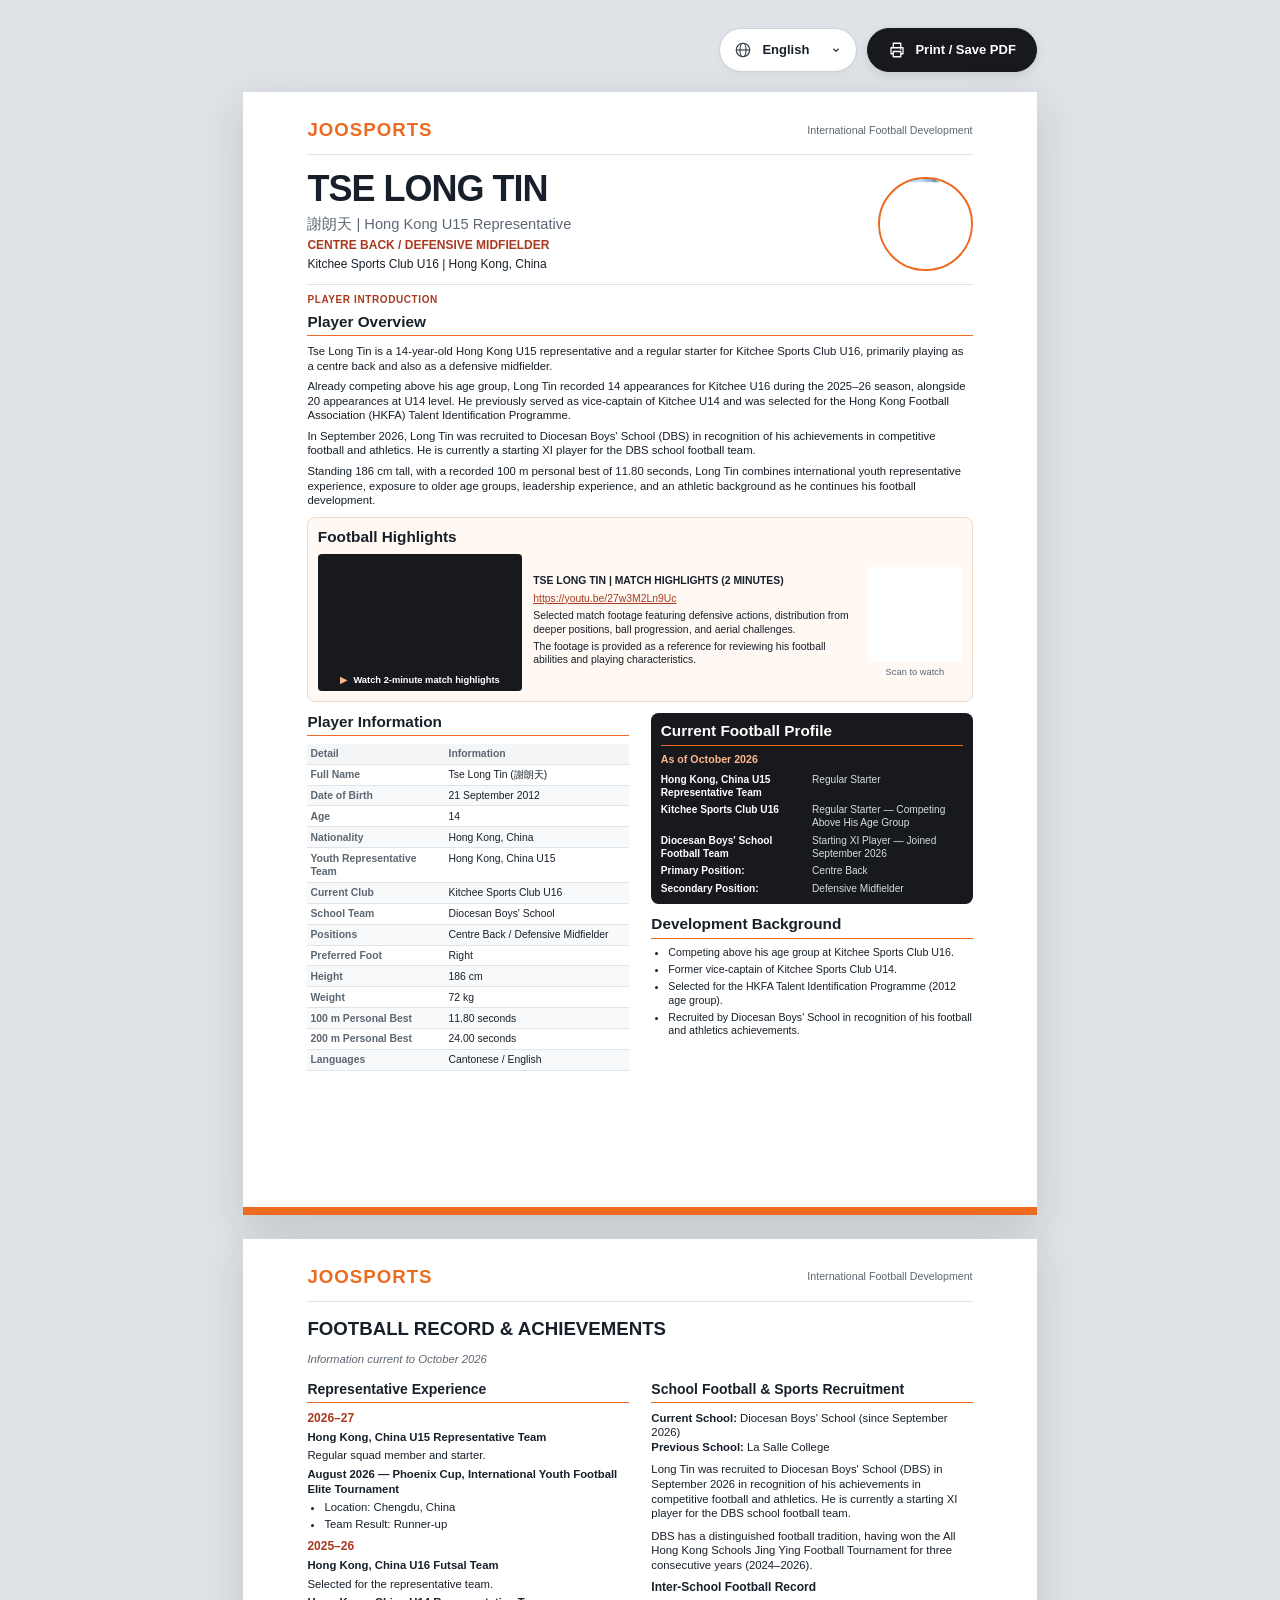
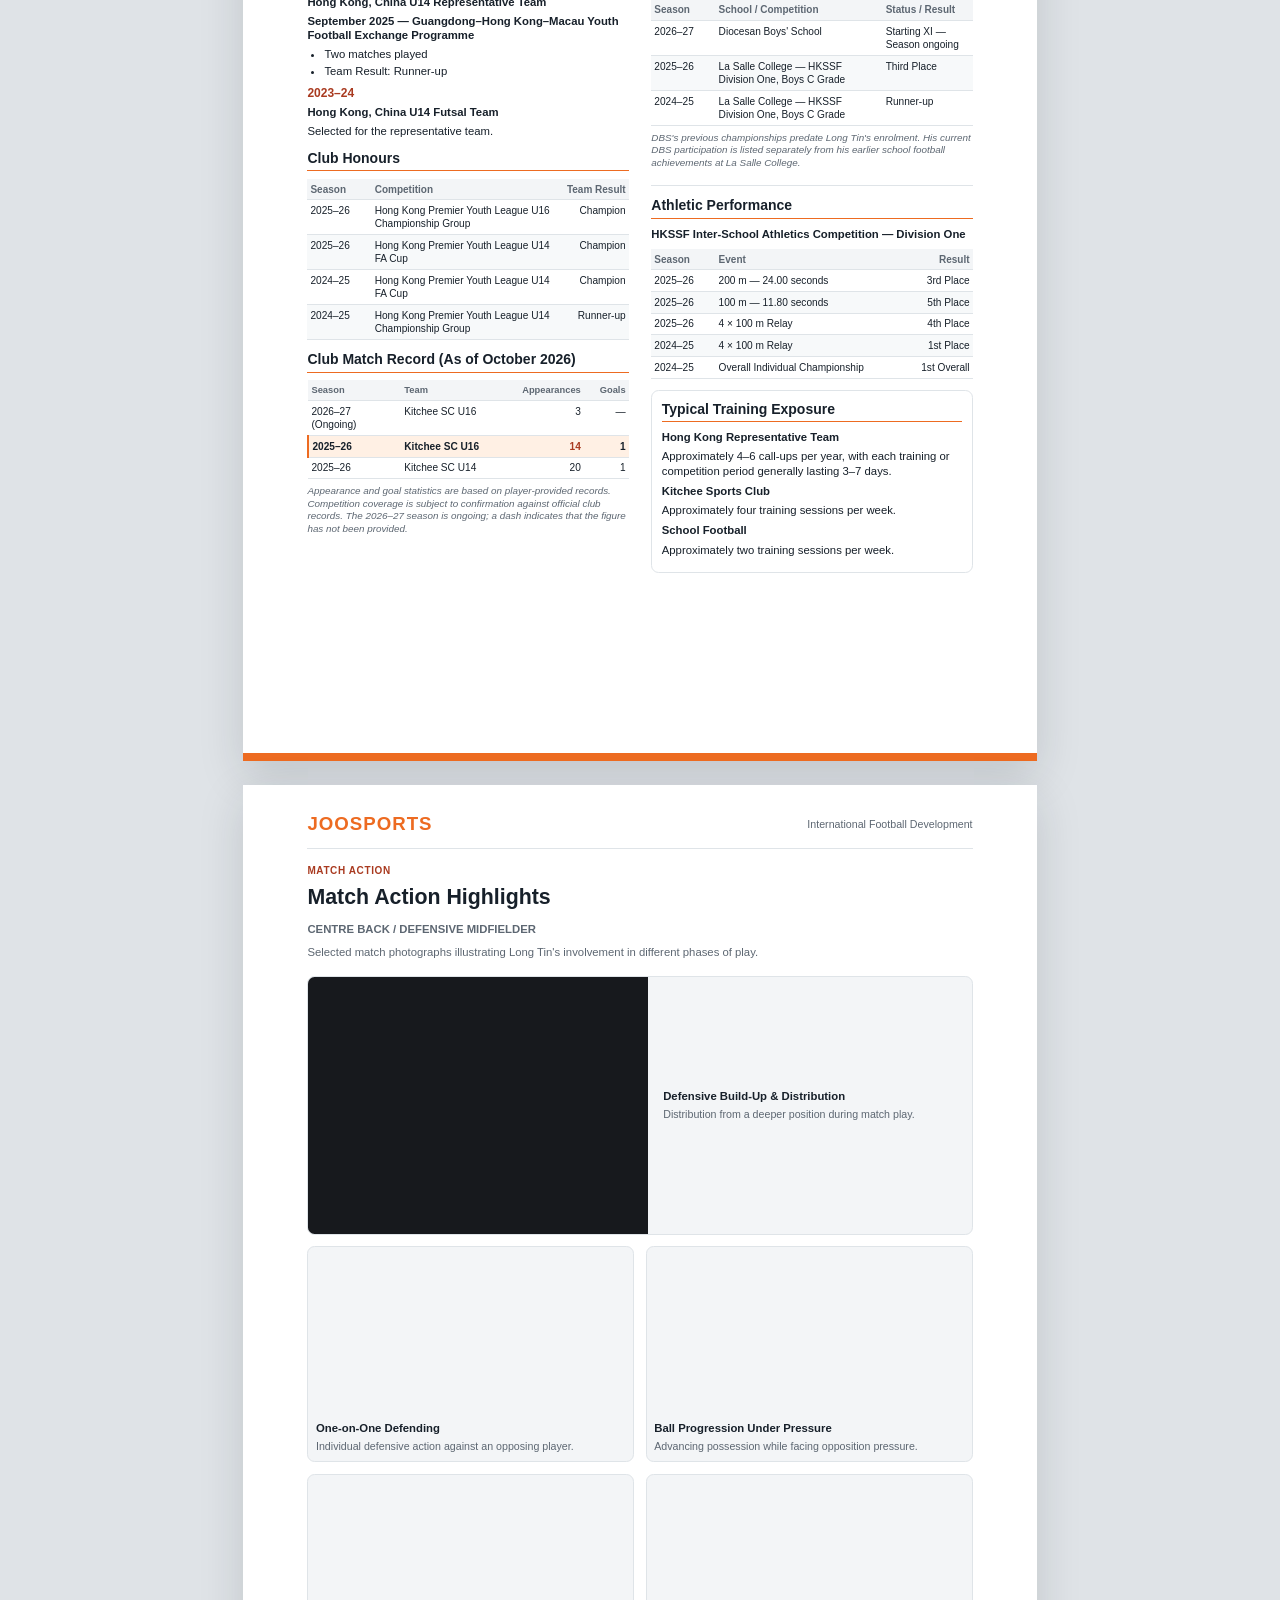
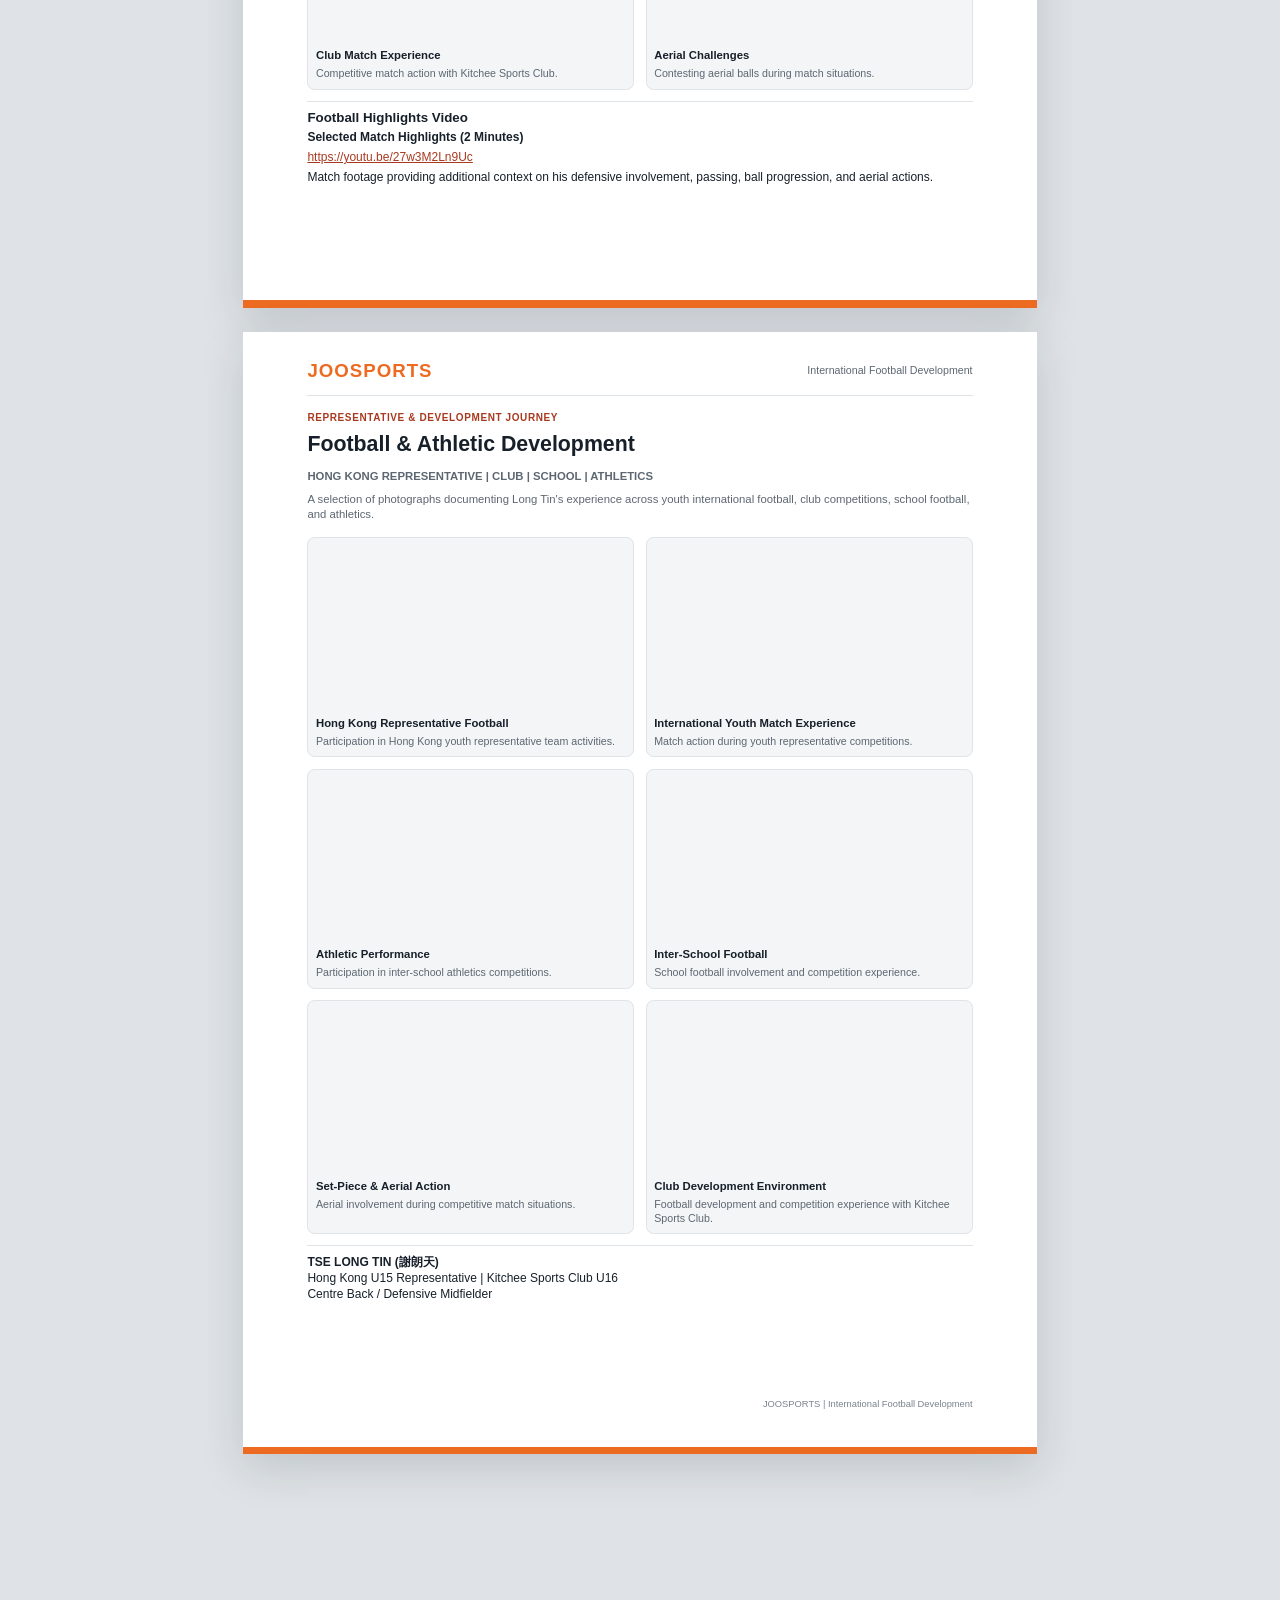
<file: index.html>
<!doctype html>
<html lang="en">
<head>
  <meta charset="utf-8">
  <meta name="viewport" content="width=device-width, initial-scale=1">
  <meta http-equiv="refresh" content="0; url=tse-long-tin-player-profile.html">
  <title>Tse Long Tin (謝朗天) | Football Player Profile</title>
  <meta name="description" content="Official JOOSPORTS football profile for Tse Long Tin (謝朗天), a 186 cm centre back representing Hong Kong U15 and Kitchee Sports Club U16.">
  <meta name="robots" content="index, follow, max-image-preview:large">
  <meta name="theme-color" content="#17191d">
  <link rel="canonical" href="https://joosports.github.io/public-repo/tse-long-tin-player-profile.html">
  <link rel="image_src" href="https://joosports.github.io/public-repo/assets/tse-long-tin-social-preview.png">
  <meta property="og:type" content="profile">
  <meta property="og:site_name" content="JOOSPORTS">
  <meta property="og:title" content="Tse Long Tin (謝朗天) | Football Player Profile">
  <meta property="og:description" content="Hong Kong U15 and Kitchee U16 centre back. View Tse Long Tin's representative, club, school and athletic profile.">
  <meta property="og:url" content="https://joosports.github.io/public-repo/tse-long-tin-player-profile.html">
  <meta property="og:image" content="https://joosports.github.io/public-repo/assets/tse-long-tin-social-preview.png">
  <meta property="og:image:type" content="image/png">
  <meta property="og:image:width" content="1200">
  <meta property="og:image:height" content="630">
  <meta property="og:image:alt" content="Tse Long Tin football player profile — Hong Kong U15 and Kitchee U16">
  <meta name="twitter:card" content="summary_large_image">
  <meta name="twitter:title" content="Tse Long Tin (謝朗天) | Football Player Profile">
  <meta name="twitter:description" content="Hong Kong U15 and Kitchee U16 centre back. Professional player profile by JOOSPORTS.">
  <meta name="twitter:image" content="https://joosports.github.io/public-repo/assets/tse-long-tin-social-preview.png">
  <meta name="twitter:image:alt" content="Tse Long Tin football player profile — Hong Kong U15 and Kitchee U16">
</head>
<body>
  <p><a href="tse-long-tin-player-profile.html">View Tse Long Tin's player profile</a></p>
</body>
</html>
</file>
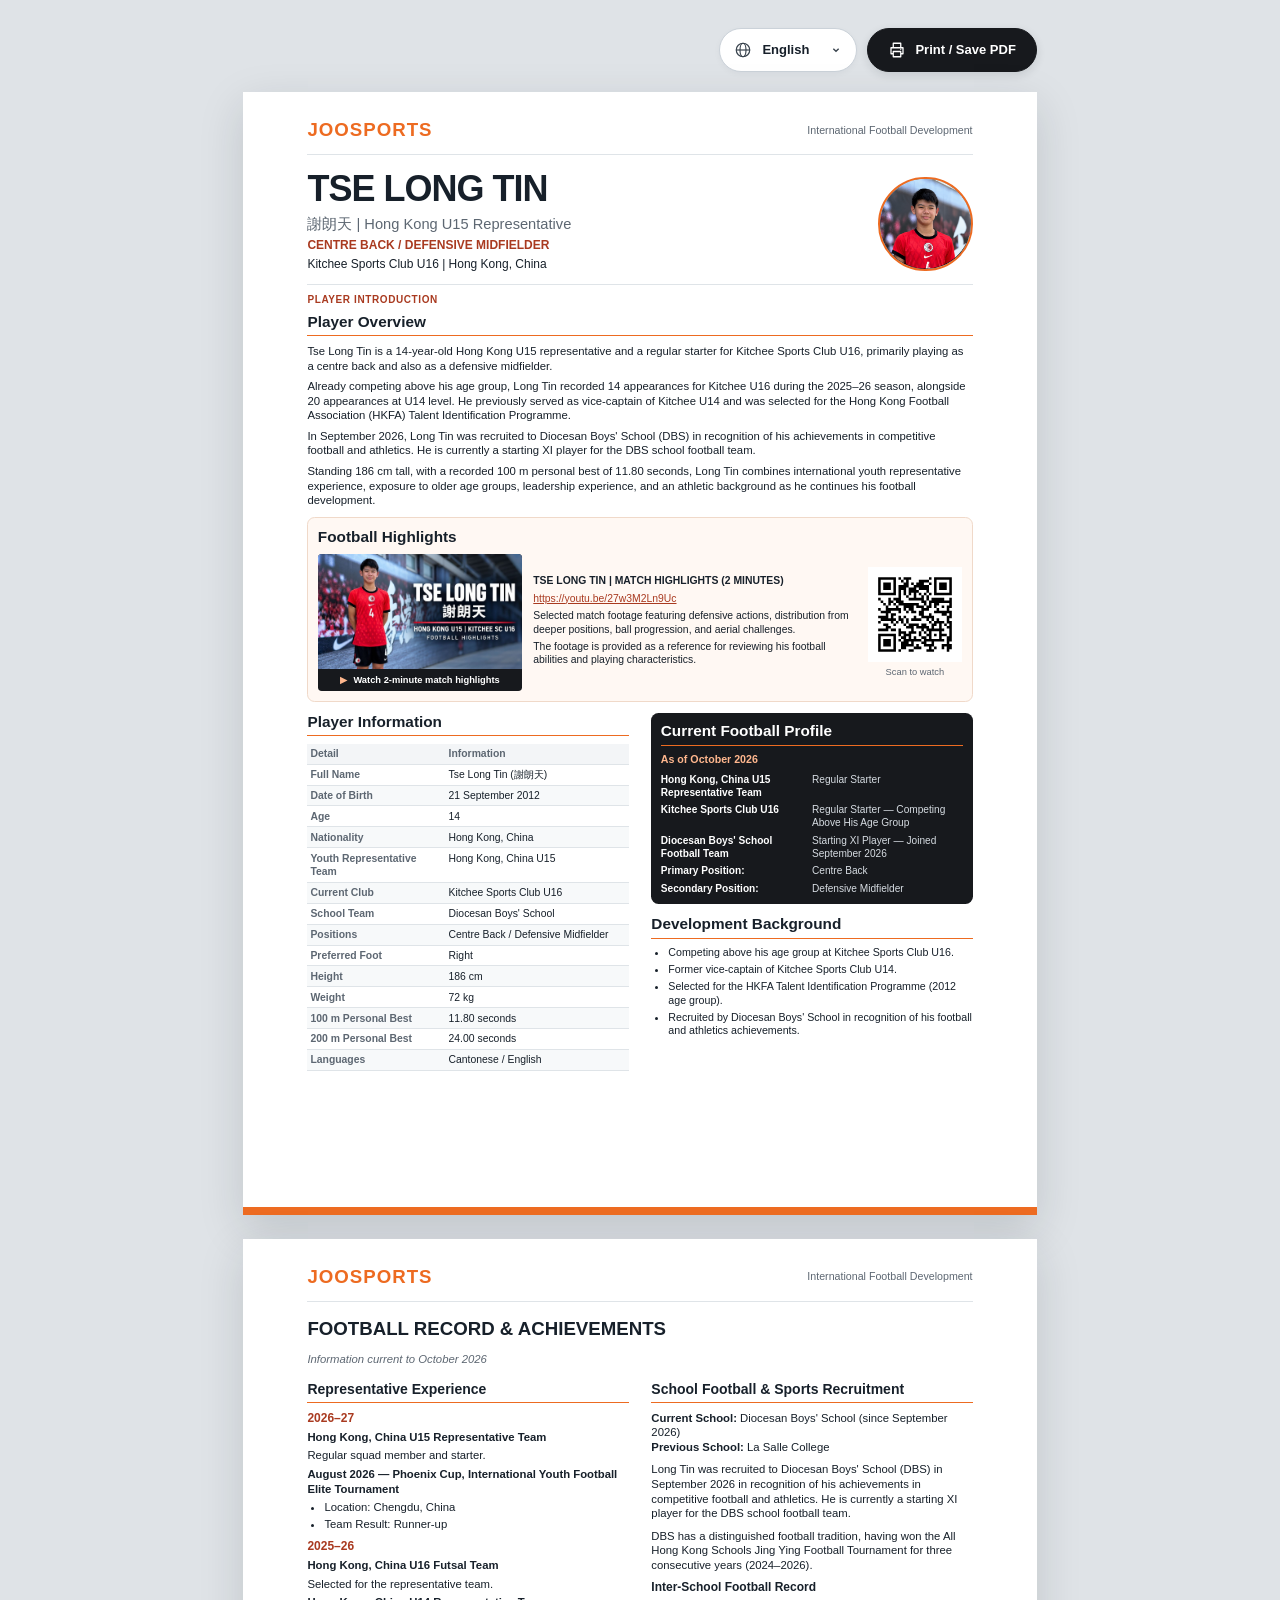
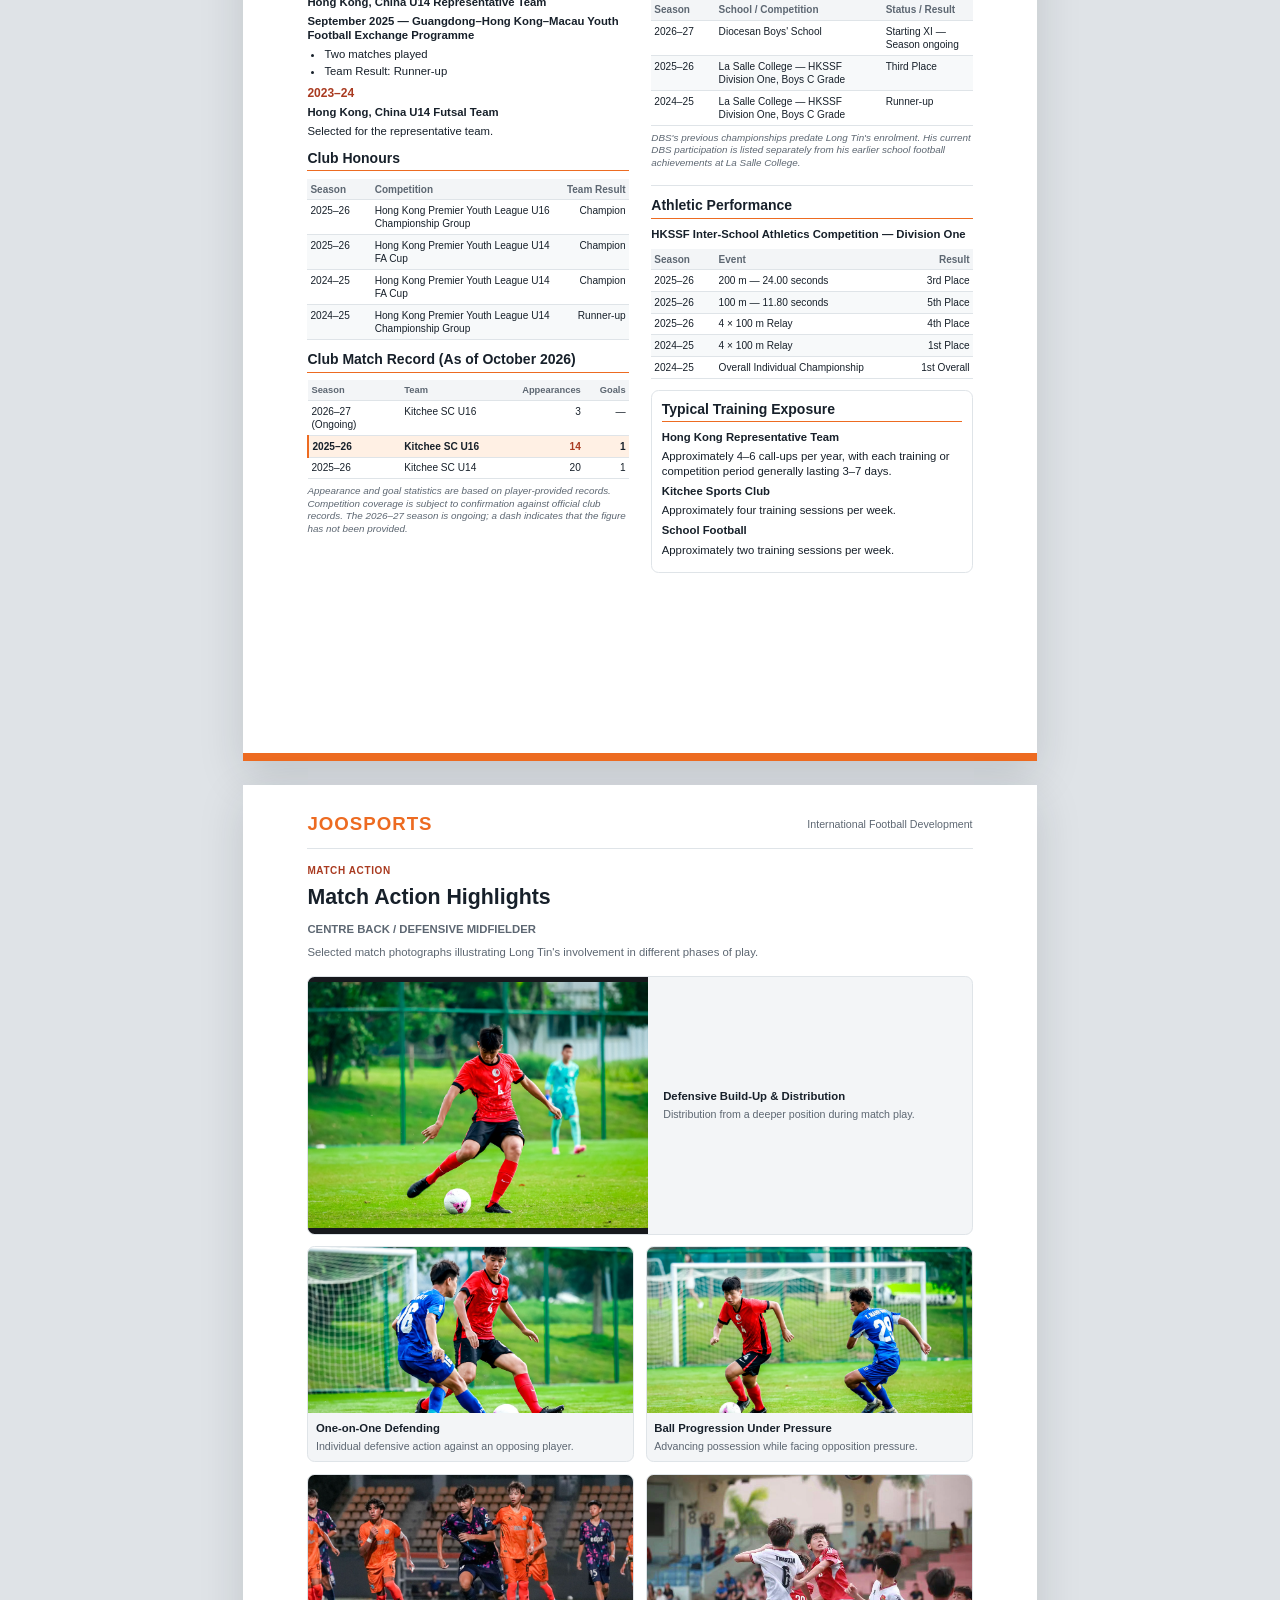
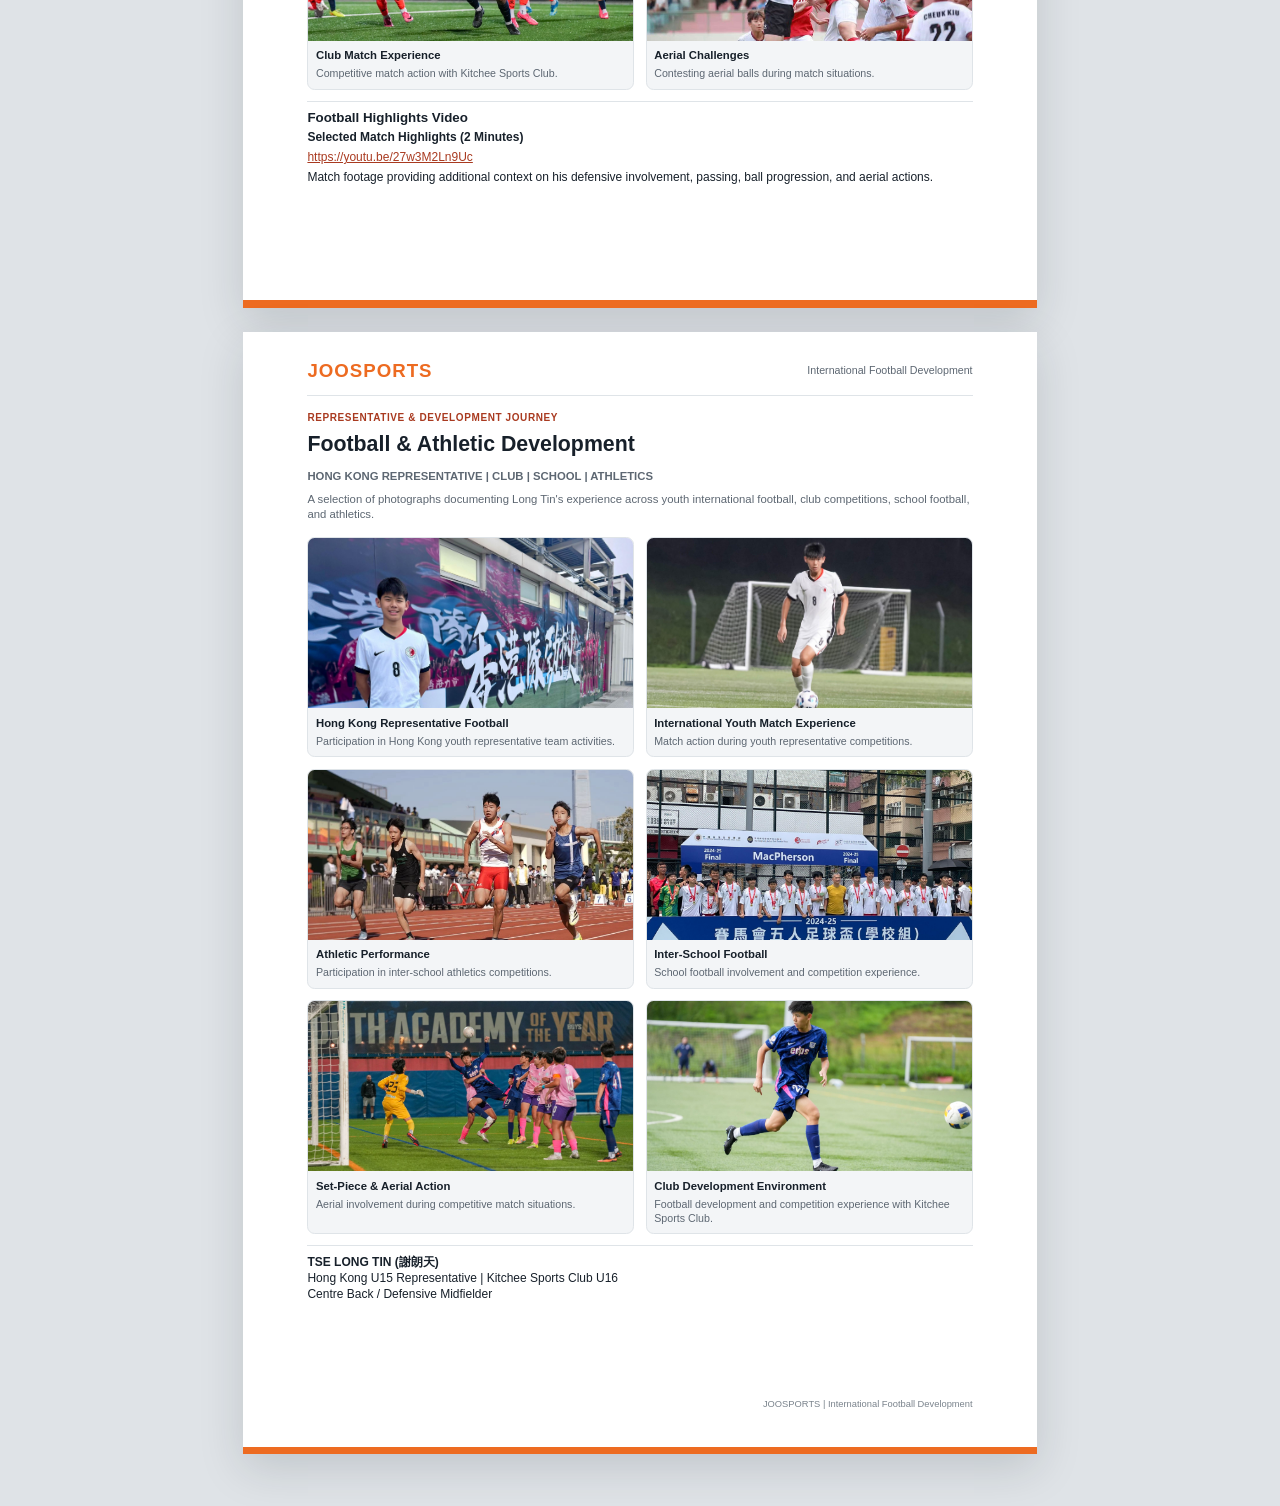
<file: tse-long-tin-player-profile.html>
<!doctype html>
<html lang="en">
<head>
  <meta charset="utf-8">
  <meta name="viewport" content="width=device-width, initial-scale=1">
  <title>Tse Long Tin (謝朗天) | Player Profile</title>
  <meta name="description" content="Tse Long Tin's football profile, match highlights, representative experience, club records and photographic development journey. Hong Kong U15 representative and Kitchee Sports Club U16 player.">
  <meta name="author" content="JOOSPORTS">
  <meta name="theme-color" content="#17191d">
  <link rel="canonical" href="https://joosports.github.io/public-repo/tse-long-tin-player-profile.html">
  <meta property="og:type" content="profile">
  <meta property="og:site_name" content="JOOSPORTS">
  <meta property="og:title" content="Tse Long Tin (謝朗天) | Player Profile">
  <meta property="og:description" content="Hong Kong U15 representative | Kitchee Sports Club U16 | Centre Back / Defensive Midfielder. Match highlights and player record, October 2026.">
  <meta property="og:url" content="https://joosports.github.io/public-repo/tse-long-tin-player-profile.html">
  <meta property="og:locale" content="en_HK">
  <meta property="og:locale:alternate" content="ja_JP">
  <meta property="og:image" content="https://joosports.github.io/public-repo/assets/tse-long-tin-social-preview.png">
  <meta property="og:image:width" content="1200">
  <meta property="og:image:height" content="630">
  <meta property="og:image:alt" content="Tse Long Tin — Hong Kong U15 and Kitchee U16 football player profile">
  <meta name="twitter:card" content="summary_large_image">
  <meta name="twitter:title" content="Tse Long Tin (謝朗天) | Player Profile">
  <meta name="twitter:description" content="Football highlights, player information and development record. Hong Kong U15 representative and Kitchee Sports Club U16.">
  <meta name="twitter:image" content="https://joosports.github.io/public-repo/assets/tse-long-tin-social-preview.png">
  <script type="application/ld+json">
    {"@context":"https://schema.org","@type":"ProfilePage","url":"https://joosports.github.io/public-repo/tse-long-tin-player-profile.html","name":"Tse Long Tin (謝朗天) | Player Profile","inLanguage":["en","ja"],"dateModified":"2026-10-13","mainEntity":{"@type":"Person","name":"Tse Long Tin","alternateName":"謝朗天","birthDate":"2012-09-21","height":{"@type":"QuantitativeValue","value":186,"unitCode":"CMT"},"weight":{"@type":"QuantitativeValue","value":72,"unitCode":"KGM"},"knowsLanguage":["Cantonese","English"],"image":"https://joosports.github.io/public-repo/img/tse-long-tin/tse-long-tin-headshot.png","memberOf":[{"@type":"SportsTeam","name":"Hong Kong, China U15 Representative Team"},{"@type":"SportsTeam","name":"Kitchee Sports Club U16"}]}}
  </script>
  <link rel="stylesheet" href="assets/joosports-document.css">
  <link rel="stylesheet" href="assets/tse-long-tin-profile-v2.css">
  <script src="assets/tse-long-tin-profile-v2.js" defer></script>
</head>
<body class="joosports-document">
  <nav class="site-controls" aria-label="Profile display controls">
    <div class="controls-row">
      <div class="language-control">
        <label class="visually-hidden" for="language-select">Language</label>
        <svg class="language-icon" viewBox="0 0 24 24" fill="none" stroke="currentColor" stroke-width="1.6" aria-hidden="true"><circle cx="12" cy="12" r="9"/><ellipse cx="12" cy="12" rx="4" ry="9"/><path d="M3 12h18"/></svg>
        <select id="language-select" aria-describedby="language-status">
          <option value="en">English</option>
          <option value="ja">日本語</option>
        </select>
        <svg class="language-chevron" viewBox="0 0 24 24" fill="none" stroke="currentColor" stroke-width="2" aria-hidden="true"><path d="m8 10 4 4 4-4"/></svg>
      </div>
      <button id="print-button" type="button"><svg viewBox="0 0 24 24" fill="none" stroke="currentColor" stroke-width="1.7" stroke-linecap="round" stroke-linejoin="round" aria-hidden="true"><path d="M7 8V3h10v5M7 17H4V9h16v8h-3M7 14h10v7H7z"/><path d="M17 11h.01"/></svg><span>Print / Save PDF</span></button>
    </div>
    <p class="visually-hidden" id="language-status" role="status" aria-live="polite"></p>
  </nav>

  <main id="profile-en" class="profile-copy" lang="en">
    <section class="joosports-page intro-page" aria-label="Player introduction">
      <header class="profile-brand" aria-label="JOOSPORTS"><span>JOOSPORTS</span><span>International Football Development</span></header>
      <div class="joosports-page__content">
        <header class="hero">
          <div>
            <h1>TSE LONG TIN</h1>
            <p class="identity">謝朗天 | Hong Kong U15 Representative</p>
            <p class="position"><strong>CENTRE BACK / DEFENSIVE MIDFIELDER</strong></p>
            <p>Kitchee Sports Club U16 | Hong Kong, China</p>
          </div>
          <img class="player-photo" src="img/tse-long-tin/tse-long-tin-headshot.png" alt="Portrait of Tse Long Tin">
        </header>
        <p class="eyebrow">PLAYER INTRODUCTION</p>
        <section class="section player-overview">
          <h2>Player Overview</h2>
          <p>Tse Long Tin is a 14-year-old Hong Kong U15 representative and a regular starter for Kitchee Sports Club U16, primarily playing as a centre back and also as a defensive midfielder.</p>
          <p>Already competing above his age group, Long Tin recorded 14 appearances for Kitchee U16 during the 2025–26 season, alongside 20 appearances at U14 level. He previously served as vice-captain of Kitchee U14 and was selected for the Hong Kong Football Association (HKFA) Talent Identification Programme.</p>
          <p>In September 2026, Long Tin was recruited to Diocesan Boys' School (DBS) in recognition of his achievements in competitive football and athletics. He is currently a starting XI player for the DBS school football team.</p>
          <p>Standing 186 cm tall, with a recorded 100 m personal best of 11.80 seconds, Long Tin combines international youth representative experience, exposure to older age groups, leadership experience, and an athletic background as he continues his football development.</p>
        </section>
        <section class="section highlights">
          <h2>Football Highlights</h2>
          <div class="highlights-layout">
            <a class="video-thumbnail" href="https://youtu.be/27w3M2Ln9Uc" aria-label="Watch Tse Long Tin's two-minute match highlights on YouTube">
              <img src="assets/tse-long-tin-highlights-preview.jpg" alt="Tse Long Tin football highlights — Hong Kong U15 and Kitchee SC U16" width="1000" height="563">
              <span class="watch-video"><span aria-hidden="true">▶</span> Watch 2-minute match highlights</span>
            </a>
            <div class="highlights-copy">
              <p><strong>TSE LONG TIN | MATCH HIGHLIGHTS (2 MINUTES)</strong></p>
              <p><a href="https://youtu.be/27w3M2Ln9Uc">https://youtu.be/27w3M2Ln9Uc</a></p>
              <p>Selected match footage featuring defensive actions, distribution from deeper positions, ball progression, and aerial challenges.</p>
              <p>The footage is provided as a reference for reviewing his football abilities and playing characteristics.</p>
            </div>
            <a class="video-qr" href="https://youtu.be/27w3M2Ln9Uc" aria-label="Highlights QR code: https://youtu.be/27w3M2Ln9Uc"><img src="assets/tse-long-tin-highlights-qr.svg" alt="QR code linking to Tse Long Tin's two-minute highlights" width="120" height="120"><span>Scan to watch</span></a>
          </div>
        </section>
        <div class="columns intro-columns">
          <section class="section">
            <h2>Player Information</h2>
            <table class="information-table" aria-label="Player information">
              <thead><tr><th scope="col">Detail</th><th scope="col">Information</th></tr></thead>
              <tbody>
                <tr><th scope="row">Full Name</th><td>Tse Long Tin (謝朗天)</td></tr>
                <tr><th scope="row">Date of Birth</th><td>21 September 2012</td></tr>
                <tr><th scope="row">Age</th><td>14</td></tr>
                <tr><th scope="row">Nationality</th><td>Hong Kong, China</td></tr>
                <tr><th scope="row">Youth Representative Team</th><td>Hong Kong, China U15</td></tr>
                <tr><th scope="row">Current Club</th><td>Kitchee Sports Club U16</td></tr>
                <tr><th scope="row">School Team</th><td>Diocesan Boys' School</td></tr>
                <tr><th scope="row">Positions</th><td>Centre Back / Defensive Midfielder</td></tr>
                <tr><th scope="row">Preferred Foot</th><td>Right</td></tr>
                <tr><th scope="row">Height</th><td>186 cm</td></tr>
                <tr><th scope="row">Weight</th><td>72 kg</td></tr>
                <tr><th scope="row">100 m Personal Best</th><td>11.80 seconds</td></tr>
                <tr><th scope="row">200 m Personal Best</th><td>24.00 seconds</td></tr>
                <tr><th scope="row">Languages</th><td>Cantonese / English</td></tr>
              </tbody>
            </table>
          </section>
          <div>
            <section class="section current-profile">
              <h2>Current Football Profile</h2>
              <p><strong>As of October 2026</strong></p>
              <dl>
                <dt>Hong Kong, China U15 Representative Team</dt><dd>Regular Starter</dd>
                <dt>Kitchee Sports Club U16</dt><dd>Regular Starter — Competing Above His Age Group</dd>
                <dt>Diocesan Boys' School Football Team</dt><dd>Starting XI Player — Joined September 2026</dd>
                <dt>Primary Position:</dt><dd>Centre Back</dd>
                <dt>Secondary Position:</dt><dd>Defensive Midfielder</dd>
              </dl>
            </section>
            <section class="section development-background">
              <h2>Development Background</h2>
              <ul>
                <li>Competing above his age group at Kitchee Sports Club U16.</li>
                <li>Former vice-captain of Kitchee Sports Club U14.</li>
                <li>Selected for the HKFA Talent Identification Programme (2012 age group).</li>
                <li>Recruited by Diocesan Boys' School in recognition of his football and athletics achievements.</li>
              </ul>
            </section>
          </div>
        </div>
      </div>
    </section>

    <section class="joosports-page records-page" aria-label="Football record and achievements">
      <header class="profile-brand" aria-label="JOOSPORTS"><span>JOOSPORTS</span><span>International Football Development</span></header>
      <div class="joosports-page__content">
        <header class="page-heading"><h2>FOOTBALL RECORD &amp; ACHIEVEMENTS</h2><p><em>Information current to October 2026</em></p></header>
        <div class="columns">
          <div>
            <section class="section representative">
              <h2>Representative Experience</h2>
              <h3>2026–27</h3>
              <p><strong>Hong Kong, China U15 Representative Team</strong></p>
              <p>Regular squad member and starter.</p>
              <p><strong>August 2026 — Phoenix Cup, International Youth Football Elite Tournament</strong></p>
              <ul><li>Location: Chengdu, China</li><li>Team Result: Runner-up</li></ul>
              <h3>2025–26</h3>
              <p><strong>Hong Kong, China U16 Futsal Team</strong></p>
              <p>Selected for the representative team.</p>
              <p><strong>Hong Kong, China U14 Representative Team</strong></p>
              <p><strong>September 2025 — Guangdong–Hong Kong–Macau Youth Football Exchange Programme</strong></p>
              <ul><li>Two matches played</li><li>Team Result: Runner-up</li></ul>
              <h3>2023–24</h3>
              <p><strong>Hong Kong, China U14 Futsal Team</strong></p>
              <p>Selected for the representative team.</p>
            </section>
            <section class="section">
              <h2>Club Honours</h2>
              <table aria-label="Club honours"><thead><tr><th scope="col">Season</th><th scope="col">Competition</th><th scope="col">Team Result</th></tr></thead><tbody>
                <tr><td>2025–26</td><td>Hong Kong Premier Youth League U16 Championship Group</td><td>Champion</td></tr>
                <tr><td>2025–26</td><td>Hong Kong Premier Youth League U14 FA Cup</td><td>Champion</td></tr>
                <tr><td>2024–25</td><td>Hong Kong Premier Youth League U14 FA Cup</td><td>Champion</td></tr>
                <tr><td>2024–25</td><td>Hong Kong Premier Youth League U14 Championship Group</td><td>Runner-up</td></tr>
              </tbody></table>
            </section>
            <section class="section match-record">
              <h2>Club Match Record (As of October 2026)</h2>
              <table class="match-table" aria-label="Club match record as of October 2026"><thead><tr><th scope="col">Season</th><th scope="col">Team</th><th scope="col" class="number">Appearances</th><th scope="col" class="number">Goals</th></tr></thead><tbody>
                <tr><td>2026–27 (Ongoing)</td><td>Kitchee SC U16</td><td class="number">3</td><td class="number">—</td></tr>
                <tr class="key-record"><td>2025–26</td><td>Kitchee SC U16</td><td class="number"><strong>14</strong></td><td class="number">1</td></tr>
                <tr><td>2025–26</td><td>Kitchee SC U14</td><td class="number">20</td><td class="number">1</td></tr>
              </tbody></table>
              <p class="note"><em>Appearance and goal statistics are based on player-provided records. Competition coverage is subject to confirmation against official club records. The 2026–27 season is ongoing; a dash indicates that the figure has not been provided.</em></p>
            </section>
          </div>
          <div>
            <section class="section school-football">
              <h2>School Football &amp; Sports Recruitment</h2>
              <p><strong>Current School:</strong> Diocesan Boys' School (since September 2026)<br><strong>Previous School:</strong> La Salle College</p>
              <p>Long Tin was recruited to Diocesan Boys' School (DBS) in September 2026 in recognition of his achievements in competitive football and athletics. He is currently a starting XI player for the DBS school football team.</p>
              <p>DBS has a distinguished football tradition, having won the All Hong Kong Schools Jing Ying Football Tournament for three consecutive years (2024–2026).</p>
              <h3>Inter-School Football Record</h3>
              <table class="school-table" aria-label="Inter-school football record"><thead><tr><th scope="col">Season</th><th scope="col">School / Competition</th><th scope="col">Status / Result</th></tr></thead><tbody>
                <tr><td>2026–27</td><td>Diocesan Boys' School</td><td>Starting XI — Season ongoing</td></tr>
                <tr><td>2025–26</td><td>La Salle College — HKSSF Division One, Boys C Grade</td><td>Third Place</td></tr>
                <tr><td>2024–25</td><td>La Salle College — HKSSF Division One, Boys C Grade</td><td>Runner-up</td></tr>
              </tbody></table>
              <p class="note"><em>DBS's previous championships predate Long Tin's enrolment. His current DBS participation is listed separately from his earlier school football achievements at La Salle College.</em></p>
            </section>
            <section class="section athletics-section">
              <h2>Athletic Performance</h2>
              <p><strong>HKSSF Inter-School Athletics Competition — Division One</strong></p>
              <table aria-label="Athletic performance"><thead><tr><th scope="col">Season</th><th scope="col">Event</th><th scope="col">Result</th></tr></thead><tbody>
                <tr><td>2025–26</td><td>200 m — 24.00 seconds</td><td>3rd Place</td></tr>
                <tr><td>2025–26</td><td>100 m — 11.80 seconds</td><td>5th Place</td></tr>
                <tr><td>2025–26</td><td>4 × 100 m Relay</td><td>4th Place</td></tr>
                <tr><td>2024–25</td><td>4 × 100 m Relay</td><td>1st Place</td></tr>
                <tr><td>2024–25</td><td>Overall Individual Championship</td><td>1st Overall</td></tr>
              </tbody></table>
            </section>
            <section class="section training">
              <h2>Typical Training Exposure</h2>
              <p><strong>Hong Kong Representative Team</strong></p>
              <p>Approximately 4–6 call-ups per year, with each training or competition period generally lasting 3–7 days.</p>
              <p><strong>Kitchee Sports Club</strong></p>
              <p>Approximately four training sessions per week.</p>
              <p><strong>School Football</strong></p>
              <p>Approximately two training sessions per week.</p>
            </section>
          </div>
        </div>
      </div>
    </section>

    <section class="joosports-page gallery-page" aria-label="Match action photographs">
      <header class="profile-brand" aria-label="JOOSPORTS"><span>JOOSPORTS</span><span>International Football Development</span></header>
      <div class="joosports-page__content">
        <p class="eyebrow">MATCH ACTION</p>
        <header class="page-heading"><h2>Match Action Highlights</h2><p><strong>CENTRE BACK / DEFENSIVE MIDFIELDER</strong></p><p>Selected match photographs illustrating Long Tin's involvement in different phases of play.</p></header>
        <div class="photo-grid match-gallery">
          <a class="photo-card photo-feature" href="img/tse-long-tin/tse-long-tin-hong-kong-distribution.jpg" data-lightbox><figure><img src="img/tse-long-tin/tse-long-tin-hong-kong-distribution.jpg" alt="Tse Long Tin distributing the ball from a deeper position"><figcaption><h3>Defensive Build-Up &amp; Distribution</h3><p>Distribution from a deeper position during match play.</p></figcaption></figure></a>
          <a class="photo-card" href="img/tse-long-tin/tse-long-tin-one-on-one-defending.jpg" data-lightbox><figure><img src="img/tse-long-tin/tse-long-tin-one-on-one-defending.jpg" alt="Tse Long Tin defending against an opposing player"><figcaption><h3>One-on-One Defending</h3><p>Individual defensive action against an opposing player.</p></figcaption></figure></a>
          <a class="photo-card" href="img/tse-long-tin/tse-long-tin-ball-progression.jpg" data-lightbox><figure><img src="img/tse-long-tin/tse-long-tin-ball-progression.jpg" alt="Tse Long Tin advancing possession under pressure"><figcaption><h3>Ball Progression Under Pressure</h3><p>Advancing possession while facing opposition pressure.</p></figcaption></figure></a>
          <a class="photo-card" href="img/tse-long-tin/tse-long-tin-club-match-action.jpg" data-lightbox><figure><img src="img/tse-long-tin/tse-long-tin-club-match-action.jpg" alt="Tse Long Tin in competitive Kitchee club match action" width="2048" height="1365"><figcaption><h3>Club Match Experience</h3><p>Competitive match action with Kitchee Sports Club.</p></figcaption></figure></a>
          <a class="photo-card" href="img/tse-long-tin/tse-long-tin-school-aerial-duel.jpg" data-lightbox><figure><img src="img/tse-long-tin/tse-long-tin-school-aerial-duel.jpg" alt="Tse Long Tin contesting an aerial ball"><figcaption><h3>Aerial Challenges</h3><p>Contesting aerial balls during match situations.</p></figcaption></figure></a>
        </div>
        <section class="video-reference"><h2>Football Highlights Video</h2><p><strong>Selected Match Highlights (2 Minutes)</strong></p><p><a href="https://youtu.be/27w3M2Ln9Uc">https://youtu.be/27w3M2Ln9Uc</a></p><p>Match footage providing additional context on his defensive involvement, passing, ball progression, and aerial actions.</p></section>
      </div>
    </section>

    <section class="joosports-page gallery-page" aria-label="Representative and development journey photographs">
      <header class="profile-brand" aria-label="JOOSPORTS"><span>JOOSPORTS</span><span>International Football Development</span></header>
      <div class="joosports-page__content">
        <p class="eyebrow">REPRESENTATIVE &amp; DEVELOPMENT JOURNEY</p>
        <header class="page-heading"><h2>Football &amp; Athletic Development</h2><p><strong>HONG KONG REPRESENTATIVE | CLUB | SCHOOL | ATHLETICS</strong></p><p>A selection of photographs documenting Long Tin's experience across youth international football, club competitions, school football, and athletics.</p></header>
        <div class="photo-grid journey-gallery">
          <a class="photo-card" href="img/tse-long-tin/tse-long-tin-hong-kong-team-portrait.jpg" data-lightbox><figure><img src="img/tse-long-tin/tse-long-tin-hong-kong-team-portrait.jpg" alt="Tse Long Tin in Hong Kong representative kit" width="1536" height="2048"><figcaption><h3>Hong Kong Representative Football</h3><p>Participation in Hong Kong youth representative team activities.</p></figcaption></figure></a>
          <a class="photo-card" href="img/tse-long-tin/tse-long-tin-hong-kong-match-control.jpg" data-lightbox><figure><img src="img/tse-long-tin/tse-long-tin-hong-kong-match-control.jpg" alt="Tse Long Tin in a youth representative match"><figcaption><h3>International Youth Match Experience</h3><p>Match action during youth representative competitions.</p></figcaption></figure></a>
          <a class="photo-card" href="img/tse-long-tin/tse-long-tin-100m-sprint.jpg" data-lightbox><figure><img src="img/tse-long-tin/tse-long-tin-100m-sprint.jpg" alt="Tse Long Tin competing in inter-school athletics"><figcaption><h3>Athletic Performance</h3><p>Participation in inter-school athletics competitions.</p></figcaption></figure></a>
          <a class="photo-card" href="img/tse-long-tin/tse-long-tin-inter-school-team-award.jpg" data-lightbox><figure><img src="img/tse-long-tin/tse-long-tin-inter-school-team-award.jpg" alt="Inter-school football team award photograph" width="2048" height="1536"><figcaption><h3>Inter-School Football</h3><p>School football involvement and competition experience.</p></figcaption></figure></a>
          <a class="photo-card" href="img/tse-long-tin/tse-long-tin-club-aerial-challenge.jpg" data-lightbox><figure><img src="img/tse-long-tin/tse-long-tin-club-aerial-challenge.jpg" alt="Tse Long Tin involved in an aerial challenge"><figcaption><h3>Set-Piece &amp; Aerial Action</h3><p>Aerial involvement during competitive match situations.</p></figcaption></figure></a>
          <a class="photo-card" href="img/tse-long-tin/tse-long-tin-kitchee-distribution.jpg" data-lightbox><figure><img src="img/tse-long-tin/tse-long-tin-kitchee-distribution.jpg" alt="Tse Long Tin playing in the Kitchee club environment" width="2048" height="1365"><figcaption><h3>Club Development Environment</h3><p>Football development and competition experience with Kitchee Sports Club.</p></figcaption></figure></a>
        </div>
        <section class="closing-profile"><p><strong>TSE LONG TIN (謝朗天)</strong><br>Hong Kong U15 Representative | Kitchee Sports Club U16<br>Centre Back / Defensive Midfielder</p></section>
      </div>
      <footer class="joosports-page__footer"><span>JOOSPORTS | International Football Development</span></footer>
    </section>
  </main>
  <main id="profile-ja" class="profile-copy" lang="ja" hidden>
    <section class="joosports-page intro-page" aria-label="選手紹介">
      <header class="profile-brand" aria-label="JOOSPORTS"><span>JOOSPORTS</span><span>International Football Development</span></header>
      <div class="joosports-page__content">
        <header class="hero">
          <div>
            <h1>TSE LONG TIN</h1>
            <p class="identity">謝朗天 | 香港U-15代表</p>
            <p class="position"><strong>センターバック／ボランチ（守備的ミッドフィルダー）</strong></p>
            <p>傑志SC U-16 | 香港（中国）</p>
          </div>
          <img class="player-photo" src="img/tse-long-tin/tse-long-tin-headshot.png" alt="謝朗天選手のポートレート">
        </header>
        <p class="eyebrow">選手紹介</p>
        <section class="section player-overview">
          <h2>選手概要</h2>
          <p>謝朗天（ツェ・ロンティン）は、香港U-15代表および傑志SC U-16で継続的に先発出場している14歳の選手です。主なポジションはセンターバックで、ボランチとしてもプレーします。</p>
          <p>年上のカテゴリーでも実戦経験を積んでおり、2025–26シーズンは傑志SC U-16で14試合、U-14で20試合に出場。U-14では副キャプテンを務めたほか、香港サッカー協会（HKFA）のタレント発掘プログラムにも選出されています。</p>
          <p>2026年9月には、サッカーおよび陸上競技での実績が評価され、Diocesan Boys' School（DBS）からの勧誘を受けて入学しました。現在は同校のサッカーチームでも先発メンバーとしてプレーしています。</p>
          <p>身長186cmの体格に加え、100m走では11秒80の自己ベストを記録。年代別代表や年上のカテゴリーでの実戦経験、副キャプテンとしての経験、陸上競技で培った身体能力を生かし、さらなる成長を目指しています。</p>
        </section>
        <section class="section highlights">
          <h2>試合ハイライト映像</h2>
          <div class="highlights-layout">
            <a class="video-thumbnail" href="https://youtu.be/27w3M2Ln9Uc" aria-label="謝朗天選手の試合ハイライト（約2分）をYouTubeで見る">
              <img src="assets/tse-long-tin-highlights-preview.jpg" alt="謝朗天選手の試合ハイライト — 香港U-15代表・傑志SC U-16" width="1000" height="563">
              <span class="watch-video"><span aria-hidden="true">▶</span> 試合ハイライト（約2分）を見る</span>
            </a>
            <div class="highlights-copy">
              <p><strong>TSE LONG TIN | 試合ハイライト（約2分）</strong></p>
              <p><a href="https://youtu.be/27w3M2Ln9Uc">https://youtu.be/27w3M2Ln9Uc</a></p>
              <p>守備対応、後方からのパス配球、ボールの持ち運び、空中戦など、試合中のプレーを収録したハイライト映像です。</p>
              <p>実際のプレーやプレーの特徴をご確認いただくための参考映像です。</p>
            </div>
            <a class="video-qr" href="https://youtu.be/27w3M2Ln9Uc" aria-label="試合ハイライトのQRコード：https://youtu.be/27w3M2Ln9Uc"><img src="assets/tse-long-tin-highlights-qr.svg" alt="謝朗天選手の試合ハイライトへアクセスするQRコード" width="120" height="120"><span>読み取って視聴</span></a>
          </div>
        </section>
        <div class="columns intro-columns">
          <section class="section">
            <h2>選手情報</h2>
            <table class="information-table" aria-label="選手情報">
              <thead><tr><th scope="col">項目</th><th scope="col">内容</th></tr></thead>
              <tbody>
                <tr><th scope="row">氏名</th><td>謝朗天（Tse Long Tin）</td></tr>
                <tr><th scope="row">生年月日</th><td>2012年9月21日</td></tr>
                <tr><th scope="row">年齢</th><td>14歳</td></tr>
                <tr><th scope="row">国籍</th><td>香港（中国）</td></tr>
                <tr><th scope="row">年代別代表</th><td>香港U-15代表</td></tr>
                <tr><th scope="row">所属クラブ</th><td>傑志SC U-16</td></tr>
                <tr><th scope="row">学校サッカーチーム</th><td>Diocesan Boys' School（DBS）</td></tr>
                <tr><th scope="row">ポジション</th><td>センターバック／ボランチ（守備的MF）</td></tr>
                <tr><th scope="row">利き足</th><td>右足</td></tr>
                <tr><th scope="row">身長</th><td>186cm</td></tr>
                <tr><th scope="row">体重</th><td>72kg</td></tr>
                <tr><th scope="row">100m走 自己ベスト</th><td>11秒80</td></tr>
                <tr><th scope="row">200m走 自己ベスト</th><td>24秒00</td></tr>
                <tr><th scope="row">使用言語</th><td>広東語／英語</td></tr>
              </tbody>
            </table>
          </section>
          <div>
            <section class="section current-profile">
              <h2>現在の所属・出場状況</h2>
              <p><strong>2026年10月現在</strong></p>
              <dl>
                <dt>香港U-15代表</dt><dd>継続的に先発出場</dd>
                <dt>傑志SC U-16</dt><dd>継続的に先発出場（年上のカテゴリー）</dd>
                <dt>Diocesan Boys' School（DBS）サッカーチーム</dt><dd>先発メンバーとして出場（2026年9月加入）</dd>
                <dt>主なポジション：</dt><dd>センターバック</dd>
                <dt>その他のポジション：</dt><dd>ボランチ（守備的ミッドフィルダー）</dd>
              </dl>
            </section>
            <section class="section development-background">
              <h2>主な競技経歴・実績</h2>
              <ul>
                <li>傑志SC U-16で年上のカテゴリーにおける実戦経験を積んでいる</li>
                <li>傑志SC U-14で副キャプテンを経験</li>
                <li>香港サッカー協会（HKFA）のタレント発掘プログラム（2012年生まれ対象）に選出</li>
                <li>サッカーおよび陸上競技での実績が評価され、Diocesan Boys' School（DBS）からの勧誘を受けて入学</li>
              </ul>
            </section>
          </div>
        </div>
      </div>
    </section>

    <section class="joosports-page records-page" aria-label="代表歴・競技実績">
      <header class="profile-brand" aria-label="JOOSPORTS"><span>JOOSPORTS</span><span>International Football Development</span></header>
      <div class="joosports-page__content">
        <header class="page-heading"><h2>代表歴・競技実績</h2><p><em>2026年10月現在の情報</em></p></header>
        <div class="columns">
          <div>
            <section class="section representative">
              <h2>年代別代表歴</h2>
              <h3>2026–27シーズン</h3>
              <p><strong>香港U-15代表</strong></p>
              <p>代表メンバーとして継続的に招集され、先発出場。</p>
              <p><strong>2026年8月 — Phoenix Cup 国際ユースサッカーエリート大会</strong></p>
              <ul><li>開催地：中国・成都</li><li>チーム成績：準優勝</li></ul>
              <h3>2025–26シーズン</h3>
              <p><strong>香港U-16フットサル代表</strong></p>
              <p>代表メンバーに選出。</p>
              <p><strong>香港U-14代表</strong></p>
              <p><strong>2025年9月 — 広東・香港・マカオ青少年サッカー交流大会</strong></p>
              <ul><li>出場試合数：2試合</li><li>チーム成績：準優勝</li></ul>
              <h3>2023–24シーズン</h3>
              <p><strong>香港U-14フットサル代表</strong></p>
              <p>代表メンバーに選出。</p>
            </section>
            <section class="section">
              <h2>クラブでの主な実績</h2>
              <table aria-label="クラブでの主な実績"><thead><tr><th scope="col">シーズン</th><th scope="col">大会</th><th scope="col">チーム成績</th></tr></thead><tbody>
                <tr><td>2025–26</td><td>香港プレミアユースリーグ U-16 チャンピオンシップグループ</td><td>優勝</td></tr>
                <tr><td>2025–26</td><td>香港プレミアユースリーグ U-14 FAカップ</td><td>優勝</td></tr>
                <tr><td>2024–25</td><td>香港プレミアユースリーグ U-14 FAカップ</td><td>優勝</td></tr>
                <tr><td>2024–25</td><td>香港プレミアユースリーグ U-14 チャンピオンシップグループ</td><td>準優勝</td></tr>
              </tbody></table>
            </section>
            <section class="section match-record">
              <h2>クラブ出場記録（2026年10月現在）</h2>
              <table class="match-table" aria-label="クラブ出場記録（2026年10月現在）"><thead><tr><th scope="col">シーズン</th><th scope="col">所属チーム</th><th scope="col" class="number">出場試合数</th><th scope="col" class="number">得点</th></tr></thead><tbody>
                <tr><td>2026–27（進行中）</td><td>傑志SC U-16</td><td class="number">3</td><td class="number">—</td></tr>
                <tr class="key-record"><td>2025–26</td><td>傑志SC U-16</td><td class="number"><strong>14</strong></td><td class="number">1</td></tr>
                <tr><td>2025–26</td><td>傑志SC U-14</td><td class="number">20</td><td class="number">1</td></tr>
              </tbody></table>
              <p class="note"><em>出場試合数および得点数は、選手側から提供された記録に基づいています。集計対象となる大会については、クラブの公式記録との照合が必要です。2026–27シーズンは進行中であり、「—」は得点数未確認を示します。</em></p>
            </section>
          </div>
          <div>
            <section class="section school-football">
              <h2>学校サッカー・DBS入学経緯</h2>
              <p><strong>現在の学校：</strong> Diocesan Boys' School（DBS／2026年9月入学）<br><strong>以前の学校：</strong> La Salle College（ラ・サール・カレッジ）</p>
              <p>朗天選手は、サッカーおよび陸上競技での優れた実績が評価され、2026年9月にDiocesan Boys' School（DBS）からの勧誘を受けて入学しました。現在は同校サッカーチームの先発メンバーとしてプレーしています。</p>
              <p>DBSは香港の学校サッカー界で実績のある学校で、全香港学界精英サッカー大会（All Hong Kong Schools Jing Ying Football Tournament）では、2024年から2026年まで3年連続で優勝しています。</p>
              <h3>学校サッカー出場・競技実績</h3>
              <table class="school-table" aria-label="学校サッカー出場・競技実績"><thead><tr><th scope="col">シーズン</th><th scope="col">学校・大会</th><th scope="col">出場状況・成績</th></tr></thead><tbody>
                <tr><td>2026–27</td><td>Diocesan Boys' School</td><td>先発メンバー／シーズン進行中</td></tr>
                <tr><td>2025–26</td><td>La Salle College — HKSSF校際サッカー大会 ディビジョン1・男子Cグレード</td><td>3位</td></tr>
                <tr><td>2024–25</td><td>La Salle College — HKSSF校際サッカー大会 ディビジョン1・男子Cグレード</td><td>準優勝</td></tr>
              </tbody></table>
              <p class="note"><em>DBSの過去の優勝実績は、朗天選手の入学以前の学校チームとしての成績です。現在のDBSでの活動と、La Salle College在籍時の実績は区別して記載しています。</em></p>
            </section>
            <section class="section athletics-section">
              <h2>陸上競技実績</h2>
              <p><strong>香港学校体育連盟（HKSSF）校際陸上競技大会 — ディビジョン1</strong></p>
              <table aria-label="陸上競技実績"><thead><tr><th scope="col">シーズン</th><th scope="col">種目・記録</th><th scope="col">成績</th></tr></thead><tbody>
                <tr><td>2025–26</td><td>200m走 — 24秒00</td><td>3位</td></tr>
                <tr><td>2025–26</td><td>100m走 — 11秒80</td><td>5位</td></tr>
                <tr><td>2025–26</td><td>4×100mリレー</td><td>4位</td></tr>
                <tr><td>2024–25</td><td>4×100mリレー</td><td>優勝</td></tr>
                <tr><td>2024–25</td><td>個人総合</td><td>総合1位</td></tr>
              </tbody></table>
            </section>
            <section class="section training">
              <h2>通常のトレーニング活動</h2>
              <p><strong>香港年代別代表</strong></p>
              <p>年間約4～6回の代表招集。1回の招集期間は通常3～7日間程度で、トレーニングや大会に参加。</p>
              <p><strong>傑志SC</strong></p>
              <p>週約4回のトレーニング。</p>
              <p><strong>学校サッカー</strong></p>
              <p>週約2回のトレーニング。</p>
            </section>
          </div>
        </div>
      </div>
    </section>

    <section class="joosports-page gallery-page" aria-label="試合中のプレー">
      <header class="profile-brand" aria-label="JOOSPORTS"><span>JOOSPORTS</span><span>International Football Development</span></header>
      <div class="joosports-page__content">
        <p class="eyebrow">試合中のプレー</p>
        <header class="page-heading"><h2>写真で見るプレー</h2><p><strong>センターバック／ボランチ</strong></p><p>試合中のさまざまな局面における朗天選手のプレーを紹介します。</p></header>
        <div class="photo-grid match-gallery">
          <a class="photo-card photo-feature" href="img/tse-long-tin/tse-long-tin-hong-kong-distribution.jpg" data-lightbox><figure><img src="img/tse-long-tin/tse-long-tin-hong-kong-distribution.jpg" alt="後方からパスを配球する謝朗天選手"><figcaption><h3>最終ラインからのビルドアップ・パス配球</h3><p>後方のポジションからパスを配球する場面。</p></figcaption></figure></a>
          <a class="photo-card" href="img/tse-long-tin/tse-long-tin-one-on-one-defending.jpg" data-lightbox><figure><img src="img/tse-long-tin/tse-long-tin-one-on-one-defending.jpg" alt="1対1で守備対応する謝朗天選手"><figcaption><h3>1対1の守備対応</h3><p>相手選手との1対1の守備場面。</p></figcaption></figure></a>
          <a class="photo-card" href="img/tse-long-tin/tse-long-tin-ball-progression.jpg" data-lightbox><figure><img src="img/tse-long-tin/tse-long-tin-ball-progression.jpg" alt="プレッシャー下でボールを運ぶ謝朗天選手"><figcaption><h3>プレッシャー下でのボールの持ち運び</h3><p>相手のプレッシャーを受けながらボールを前進させる場面。</p></figcaption></figure></a>
          <a class="photo-card" href="img/tse-long-tin/tse-long-tin-club-match-action.jpg" data-lightbox><figure><img src="img/tse-long-tin/tse-long-tin-club-match-action.jpg" alt="傑志SCの公式戦でプレーする謝朗天選手" width="2048" height="1365"><figcaption><h3>クラブ公式戦でのプレー</h3><p>傑志SCでの公式戦におけるプレー場面。</p></figcaption></figure></a>
          <a class="photo-card" href="img/tse-long-tin/tse-long-tin-school-aerial-duel.jpg" data-lightbox><figure><img src="img/tse-long-tin/tse-long-tin-school-aerial-duel.jpg" alt="空中戦で競り合う謝朗天選手"><figcaption><h3>空中戦</h3><p>試合中の空中での競り合い。</p></figcaption></figure></a>
        </div>
        <section class="video-reference"><h2>試合ハイライト映像</h2><p><strong>試合ハイライト（約2分）</strong></p><p><a href="https://youtu.be/27w3M2Ln9Uc">https://youtu.be/27w3M2Ln9Uc</a></p><p>守備への関与、パス配球、ボールの持ち運び、空中戦など、実際の試合におけるプレーをご確認いただけます。</p></section>
      </div>
    </section>

    <section class="joosports-page gallery-page" aria-label="代表活動・育成の歩み">
      <header class="profile-brand" aria-label="JOOSPORTS"><span>JOOSPORTS</span><span>International Football Development</span></header>
      <div class="joosports-page__content">
        <p class="eyebrow">代表活動・育成の歩み</p>
        <header class="page-heading"><h2>サッカー・陸上競技での活動</h2><p><strong>香港代表｜クラブ｜学校サッカー｜陸上競技</strong></p><p>香港の年代別代表、クラブ公式戦、学校サッカー、陸上競技など、これまでの競技活動を写真で紹介します。</p></header>
        <div class="photo-grid journey-gallery">
          <a class="photo-card" href="img/tse-long-tin/tse-long-tin-hong-kong-team-portrait.jpg" data-lightbox><figure><img src="img/tse-long-tin/tse-long-tin-hong-kong-team-portrait.jpg" alt="香港代表ユニフォーム姿の謝朗天選手" width="1536" height="2048"><figcaption><h3>香港年代別代表での活動</h3><p>香港の年代別代表チームにおける活動。</p></figcaption></figure></a>
          <a class="photo-card" href="img/tse-long-tin/tse-long-tin-hong-kong-match-control.jpg" data-lightbox><figure><img src="img/tse-long-tin/tse-long-tin-hong-kong-match-control.jpg" alt="国際ユース大会でプレーする謝朗天選手"><figcaption><h3>国際ユース大会でのプレー</h3><p>年代別代表として参加した国際大会での試合場面。</p></figcaption></figure></a>
          <a class="photo-card" href="img/tse-long-tin/tse-long-tin-100m-sprint.jpg" data-lightbox><figure><img src="img/tse-long-tin/tse-long-tin-100m-sprint.jpg" alt="学校対抗の陸上競技大会に出場する謝朗天選手"><figcaption><h3>陸上競技での実績</h3><p>学校対抗の陸上競技大会への出場。</p></figcaption></figure></a>
          <a class="photo-card" href="img/tse-long-tin/tse-long-tin-inter-school-team-award.jpg" data-lightbox><figure><img src="img/tse-long-tin/tse-long-tin-inter-school-team-award.jpg" alt="学校サッカーチームの集合写真" width="2048" height="1536"><figcaption><h3>学校サッカーでの活動</h3><p>学校サッカーチームでの活動および大会出場経験。</p></figcaption></figure></a>
          <a class="photo-card" href="img/tse-long-tin/tse-long-tin-club-aerial-challenge.jpg" data-lightbox><figure><img src="img/tse-long-tin/tse-long-tin-club-aerial-challenge.jpg" alt="試合中の空中戦に関与する謝朗天選手"><figcaption><h3>セットプレー・空中戦</h3><p>試合中のセットプレーや空中戦でのプレー。</p></figcaption></figure></a>
          <a class="photo-card" href="img/tse-long-tin/tse-long-tin-kitchee-distribution.jpg" data-lightbox><figure><img src="img/tse-long-tin/tse-long-tin-kitchee-distribution.jpg" alt="傑志SCでプレーする謝朗天選手" width="2048" height="1365"><figcaption><h3>クラブでの育成環境</h3><p>傑志SCでのトレーニングおよび公式戦での経験。</p></figcaption></figure></a>
        </div>
        <section class="closing-profile"><p><strong>TSE LONG TIN（謝朗天）</strong><br>香港U-15代表｜傑志SC U-16<br>センターバック／ボランチ（守備的ミッドフィルダー）</p></section>
      </div>
      <footer class="joosports-page__footer"><span>JOOSPORTS | International Football Development</span></footer>
    </section>
  </main>

  <dialog id="photo-lightbox" aria-label="Photo viewer">
    <button class="lightbox-close" type="button" aria-label="Close photo viewer">×</button>
    <span class="lightbox-count"></span>
    <figure><img class="lightbox-image" alt=""><figcaption class="lightbox-caption"></figcaption></figure>
    <div class="lightbox-navigation"><button class="lightbox-prev" type="button" aria-label="Previous photo">←</button><button class="lightbox-next" type="button" aria-label="Next photo">→</button></div>
  </dialog>
</body>
</html>
</file>
<file: assets/joosports-document.css>
:root {
  --joosports-page-width: 215.9mm;
  --joosports-page-height: 279.4mm;
  --joosports-content-top: 46mm;
  --joosports-content-right: 25.4mm;
  --joosports-content-bottom: 19mm;
  --joosports-content-left: 25.4mm;
  --joosports-orange: #f37021;
}

html {
  background: #dfe3e7;
}

body.joosports-document {
  margin: 0;
  padding: 28px 0;
}

.joosports-page {
  position: relative;
  width: var(--joosports-page-width);
  min-height: var(--joosports-page-height);
  margin: 0 auto 24px;
  overflow: hidden;
  background: #fff;
  box-shadow: 0 14px 42px rgba(23, 32, 42, 0.15);
  print-color-adjust: exact;
  -webkit-print-color-adjust: exact;
}

.joosports-page__letterhead {
  position: absolute;
  z-index: 0;
  inset: 0;
  display: block;
  width: 100%;
  height: 100%;
  object-fit: fill;
  pointer-events: none;
  user-select: none;
}

.joosports-page__content {
  position: relative;
  z-index: 1;
  padding:
    var(--joosports-content-top)
    var(--joosports-content-right)
    var(--joosports-content-bottom)
    var(--joosports-content-left);
}

.joosports-page__footer {
  position: absolute;
  z-index: 1;
  right: var(--joosports-content-right);
  bottom: 11.5mm;
  left: var(--joosports-content-left);
  display: flex;
  align-items: center;
  justify-content: space-between;
  color: #7a838c;
  font-size: 0.65rem;
}

.joosports-page__footer > :only-child {
  margin-left: auto;
}

@media screen and (max-width: 860px) {
  html {
    background: #eef1f3;
  }

  body.joosports-document {
    padding: 0;
  }

  .joosports-page {
    width: 100%;
    min-height: 0;
    margin: 0 auto 18px;
    overflow: visible;
    box-shadow: none;
  }

  .joosports-page__letterhead {
    width: 100%;
    height: clamp(126px, 31vw, 168px);
    object-fit: cover;
    object-position: top center;
  }

  .joosports-page__content {
    padding:
      clamp(154px, 37vw, 194px)
      clamp(18px, 5vw, 36px)
      30px;
  }

  .joosports-page__footer {
    position: relative;
    right: auto;
    bottom: auto;
    left: auto;
    display: grid;
    grid-template-columns: 1fr auto;
    gap: 5px 14px;
    padding: 15px clamp(18px, 5vw, 36px) 18px;
    background: #fff;
    border-bottom: 8px solid var(--joosports-orange);
  }

  .joosports-page__footer span:nth-child(2) {
    grid-row: 2;
    grid-column: 1;
  }

  .joosports-page__footer span:last-child {
    grid-row: 1 / span 2;
    grid-column: 2;
    align-self: center;
    font-size: 0.78rem;
    font-weight: 700;
  }
}

@media screen and (max-width: 480px) {
  .joosports-page__letterhead {
    height: 120px;
  }

  .joosports-page__content {
    padding-top: 145px;
  }

  .joosports-page__footer {
    font-size: 0.6rem;
  }
}

@media print {
  @page {
    size: Letter;
    margin: 0;
  }

  html,
  body.joosports-document {
    background: #fff;
  }

  body.joosports-document {
    padding: 0;
  }

  .joosports-page {
    width: var(--joosports-page-width);
    height: var(--joosports-page-height);
    min-height: var(--joosports-page-height);
    margin: 0;
    overflow: hidden;
    break-after: page;
    page-break-after: always;
    box-shadow: none;
  }

  .joosports-page:last-child {
    page-break-after: auto;
  }
}
</file>
<file: assets/tse-long-tin-profile-v2.css>
:root {
  --joosports-page-width: 210mm;
  --joosports-page-height: 297mm;
  --joosports-content-top: 21mm;
  --joosports-content-right: 17mm;
  --joosports-content-bottom: 19mm;
  --joosports-content-left: 17mm;
  --ink: #17202a;
  --muted: #5d6772;
  --line: #dfe4e8;
  --accent: #ed6b21;
  --accent-dark: #a93a20;
}

* { box-sizing: border-box; }
[hidden] { display: none !important; }
html { font-family: "Aptos", "Segoe UI", Arial, sans-serif; color: var(--ink); }
body { font-size: 9pt; line-height: 1.35; }
h1, h2, h3, p, ul, dl, figure { margin-top: 0; }
p { margin-bottom: 2mm; }
h1 { margin-bottom: 2mm; font-size: 27pt; line-height: 1; letter-spacing: -1px; }
h2 { margin-bottom: 2mm; padding-bottom: 1mm; border-bottom: 1.5px solid var(--accent); font-size: 11.5pt; line-height: 1.2; }
h3 { margin-bottom: 1mm; font-size: 9pt; }
ul { margin-bottom: 2mm; padding-left: 4.5mm; }
li { margin-bottom: 1mm; }
a { color: var(--accent-dark); overflow-wrap: anywhere; }
.joosports-page { height: var(--joosports-page-height); }
.joosports-page::after { position: absolute; bottom: 0; left: 0; right: 0; height: 2mm; content: ""; background: var(--accent); }
.profile-brand { position: absolute; z-index: 1; top: 7mm; left: var(--joosports-content-left); right: var(--joosports-content-right); display: flex; align-items: center; justify-content: space-between; gap: 4mm; padding-bottom: 3mm; border-bottom: 1px solid var(--line); color: var(--muted); font-size: 8pt; }
.profile-brand > span:first-child { color: var(--accent); font-size: 14pt; font-weight: 850; letter-spacing: 1px; }
.joosports-page__content { height: 100%; }
.joosports-page__footer { font-size: 7pt; gap: 3mm; }
.section { margin-bottom: 3mm; break-inside: avoid; }
.columns { display: grid; grid-template-columns: minmax(0, 1fr) minmax(0, 1fr); gap: 6mm; }
.columns > * { min-width: 0; }
.hero { display: grid; grid-template-columns: minmax(0, 1fr) 32mm; gap: 5mm; align-items: center; padding-bottom: 3mm; margin-bottom: 4mm; border-bottom: 1px solid var(--line); }
.hero h1 { font-size: 30pt; }
.hero p { margin-bottom: 1mm; font-size: 9pt; line-height: 1.3; }
.hero .identity { color: var(--muted); font-size: 11pt; }
.hero .position { color: var(--accent-dark); font-size: 9pt; }
.position small { color: var(--muted); font-size: 7pt; }
.hero .birth-line { color: var(--muted); font-size: 9pt; }
.player-photo { width: 32mm; height: 32mm; border: 2px solid var(--accent); border-radius: 50%; object-fit: cover; }
.intro-columns { grid-template-columns: minmax(0, 1.3fr) minmax(0, 0.85fr); margin-top: 5mm; font-size: 10pt; line-height: 1.45; }
.intro-page .section p { margin-bottom: 2.5mm; }
.player-snapshot { display: grid; grid-template-columns: repeat(4, minmax(0, 1fr)); margin: 0 0 3mm; padding: 2mm 0; background: #f3f5f7; border: 1px solid var(--line); border-radius: 2mm; }
.player-snapshot > div { padding: 0 3mm; border-right: 1px solid var(--line); }
.player-snapshot > div:last-child { border: 0; }
.player-snapshot dt { margin: 0 0 1mm; color: var(--muted); font-size: 7pt; letter-spacing: 0.3px; text-transform: uppercase; }
.player-snapshot dd { color: var(--ink); font-size: 16pt; font-weight: 750; line-height: 1; }
.football-status { padding: 3mm; color: #fff; background: #17191d; border-radius: 2mm; }
.football-status h2 { display: flex; justify-content: space-between; align-items: baseline; gap: 3mm; border-bottom-color: #66717c; }
.football-status h2 > span { color: #d6dce2; font-size: 7.5pt; font-weight: 400; white-space: nowrap; }
.team-roles { display: grid; grid-template-columns: repeat(2, minmax(0, 1fr)); gap: 4mm; }
.team-roles h3 { color: #ffb78e; font-size: 9.5pt; }
.intro-page .team-roles p { margin: 0; font-size: 8.5pt; }
.highlights { margin-top: 4mm; margin-bottom: 2mm; padding: 3mm; border: 1px solid #f0d9c9; background: #fff8f3; border-radius: 2mm; }
.highlights h2 { border: 0; padding: 0; }
.highlights-layout { display: grid; grid-template-columns: 67mm minmax(0, 1fr) 25mm; gap: 3mm; align-items: center; }
.video-thumbnail { display: block; overflow: hidden; color: #fff; background: #17191d; border-radius: 1mm; text-decoration: none; }
.video-thumbnail > img { display: block; width: 100%; height: auto; aspect-ratio: 16 / 9; object-fit: contain; }
.watch-video { display: block; padding: 1.4mm 1mm; text-align: center; font-size: 7pt; font-weight: 700; }
.watch-video > span { padding-right: 1mm; color: #ffb78e; }
.highlights-copy { font-size: 9pt; line-height: 1.4; }
.intro-page .highlights-copy p { margin-bottom: 1mm; }
.highlights-copy p:last-child { margin: 0; }
.video-qr { display: block; color: var(--muted); text-align: center; font-size: 7pt; text-decoration: none; }
.video-qr img { display: block; width: 25mm; height: 25mm; background: #fff; }
.video-qr span { display: block; margin-top: 1mm; }
dl { margin-bottom: 0; }
dt { margin-top: 1.2mm; font-weight: 700; }
dd { margin-left: 0; color: var(--muted); font-size: 9pt; }
.additional-details { align-self: start; padding: 3mm; border: 1px solid var(--line); border-radius: 2mm; background: #f7f9fa; }
.additional-details dt { margin-top: 3mm; font-size: 9pt; }
.additional-details dt:first-child { margin-top: 0; }
table { width: 100%; border-collapse: collapse; font-size: 8pt; line-height: 1.3; }
th, td { padding: 1.2mm 1mm; border-bottom: 1px solid var(--line); text-align: left; vertical-align: top; }
th { color: var(--muted); font-size: 7.5pt; font-weight: 700; }
thead { background: #f3f5f7; }
tbody tr:nth-child(even) { background: #f7f9fa; }
.number { text-align: right; }
.page-heading { margin-bottom: 4mm; }
.page-heading h2 { font-size: 16pt; border: 0; margin-bottom: 2mm; }
.page-heading > p { color: var(--muted); font-size: 8.5pt; }
.records-page { font-size: 8.5pt; line-height: 1.3; }
.records-page .section { margin-bottom: 3mm; }
.records-page h2 { font-size: 10.5pt; }
.records-page .page-heading h2 { font-size: 16pt; }
.representative h3 { margin-top: 2mm; color: var(--accent-dark); }
.representative p { margin-bottom: 1mm; }
.representative li { margin-bottom: 0.5mm; }
.records-page table { font-size: 7.6pt; }
.records-page th, .records-page td { padding: 1mm 0.8mm; }
.records-page table:not(.match-table) td:first-child { white-space: nowrap; }
.records-page table { table-layout: fixed; }
.records-page table:not(.match-table) th:first-child { width: 20%; }
.records-page table:not(.match-table) th:last-child { width: 23%; }
.records-page table:not(.match-table) td:last-child, .records-page table:not(.match-table) th:last-child { text-align: right; }
.match-table th:first-child { width: 29%; }
.match-table th:nth-child(2) { width: 31%; }
.match-table th:nth-child(3) { width: 26%; }
.match-table th:last-child { width: 14%; }
.match-table th { font-size: 7pt; }
.match-record { margin-bottom: 4mm; }
.match-record table { font-size: 9pt; }
.match-record th, .match-record td { padding: 1.5mm 1.5mm; }
.match-record th { font-size: 8pt; }
.match-table tbody .key-record { background: #fff0e4; font-weight: 700; }
.match-table .key-record td:first-child { border-left: 2px solid var(--accent); }
.match-table .key-record .number strong { color: var(--accent-dark); }
.athletics-section { margin-top: 4mm; padding-top: 3mm; border-top: 1px solid var(--line); }
.note { margin-top: 1.5mm; color: var(--muted); font-size: 7.4pt; }
.training { padding: 2.5mm; border: 1px solid var(--line); border-radius: 2mm; }
.training p { margin-bottom: 1.3mm; }
.photo-grid { display: grid; grid-template-columns: repeat(2, minmax(0, 1fr)); gap: 3mm; }
.photo-card { display: block; border: 1px solid var(--line); border-radius: 2mm; overflow: hidden; color: var(--ink); text-decoration: none; background: #f3f5f7; cursor: zoom-in; }
.photo-card figure { margin: 0; }
.photo-card img { display: block; width: 100%; height: 44mm; object-fit: cover; }
.photo-card figcaption { padding: 2mm; }
.photo-card h3 { font-size: 8.5pt; }
.photo-card p { margin-bottom: 0; color: var(--muted); font-size: 8pt; line-height: 1.3; }
.photo-feature { grid-column: 1 / -1; }
.photo-feature figure { display: grid; grid-template-columns: minmax(0, 1.05fr) minmax(0, 1fr); }
.photo-feature img { height: 68mm; object-fit: contain; background: #17191d; }
.photo-feature figcaption { display: flex; flex-direction: column; justify-content: center; padding: 4mm; }
.journey-gallery .photo-card img { height: 45mm; }
.journey-gallery .photo-card:first-child img { object-position: center 28%; }
.video-reference, .closing-profile { margin-top: 3mm; padding: 2mm 0 0; border-top: 1px solid var(--line); }
.video-reference p { margin-bottom: 1mm; }
.closing-profile p { margin-bottom: 0; }
.support-label { display: inline-block; margin-bottom: 2mm; padding: 0.8mm 2mm; color: var(--muted); border: 1px solid var(--line); border-radius: 1mm; font-size: 7pt; text-transform: uppercase; letter-spacing: 0.4px; }
.visually-hidden { position: absolute; width: 1px; height: 1px; padding: 0; margin: -1px; overflow: hidden; clip-path: inset(50%); white-space: nowrap; border: 0; }
.site-controls { width: min(210mm, 100%); margin: 0 auto 20px; font-size: 13px; }
.controls-row { display: flex; justify-content: flex-end; gap: 10px; align-items: center; flex-wrap: wrap; }
.language-control { position: relative; color: #39434d; }
.site-controls select, .site-controls button { min-height: 44px; border-radius: 999px; font: inherit; font-weight: 600; cursor: pointer; transition: background-color 160ms ease, border-color 160ms ease, box-shadow 160ms ease; }
.site-controls select { appearance: none; -webkit-appearance: none; min-width: 138px; padding: 10px 38px 10px 42px; border: 1px solid #cbd2d9; color: var(--ink); background: #fff; box-shadow: 0 2px 6px rgba(23, 32, 42, 0.04); }
.language-icon, .language-chevron { position: absolute; top: 50%; transform: translateY(-50%); pointer-events: none; }
.language-icon { left: 15px; width: 18px; height: 18px; }
.language-chevron { right: 13px; width: 16px; height: 16px; }
.site-controls button { display: inline-flex; align-items: center; justify-content: center; gap: 9px; padding: 10px 20px; border: 1px solid #17191d; color: #fff; background: #17191d; box-shadow: 0 3px 10px rgba(23, 32, 42, 0.12); }
.site-controls button svg { width: 18px; height: 18px; flex: none; }
.site-controls select:hover { border-color: #8b97a3; background: #f9fafb; }
.site-controls button:hover:not(:disabled) { background: #30363d; border-color: #30363d; box-shadow: 0 4px 12px rgba(23, 32, 42, 0.18); }
.site-controls button:disabled { opacity: 0.45; cursor: not-allowed; box-shadow: none; }
@media (prefers-reduced-motion: reduce) { .site-controls select, .site-controls button { transition: none; } }
button:focus-visible, select:focus-visible, a:focus-visible { outline: 3px solid var(--accent); outline-offset: 3px; }
#photo-lightbox { width: min(1000px, calc(100vw - 24px)); max-width: none; max-height: 92vh; padding: 42px 16px 16px; border: 0; border-radius: 8px; color: #fff; background: #17191d; }
#photo-lightbox::backdrop { background: rgba(0, 0, 0, 0.85); }
#photo-lightbox figure { margin: 0; text-align: center; }
.lightbox-image { display: block; max-width: 100%; max-height: 65vh; margin: auto; object-fit: contain; }
.lightbox-caption { margin: 10px 0; }
.lightbox-close { position: absolute; right: 12px; top: 8px; }
.lightbox-count { position: absolute; top: 14px; left: 16px; }
.lightbox-navigation { display: flex; justify-content: space-between; }
#photo-lightbox button { min-width: 44px; min-height: 36px; color: #fff; background: #292d32; border: 1px solid #66717c; border-radius: 4px; cursor: pointer; font: inherit; font-size: 20px; }
body.lightbox-open { overflow: hidden; }

/* Each selected language prints as its own four-page A4 document. */
.profile-copy .intro-page { font-size: 8.5pt; line-height: 1.3; }
.profile-copy .intro-page .hero { grid-template-columns: minmax(0, 1fr) 25mm; margin-bottom: 2mm; padding-bottom: 2mm; }
.profile-copy .intro-page .hero h1 { font-size: 27pt; }
.profile-copy .intro-page .player-photo { width: 25mm; height: 25mm; }
.profile-copy .eyebrow { margin-bottom: 2mm; color: var(--accent-dark); font-size: 7.5pt; font-weight: 800; letter-spacing: 0.6px; }
.profile-copy .intro-page .section { margin-bottom: 2.5mm; }
.profile-copy .intro-page .section p { margin-bottom: 1.5mm; }
.profile-copy .intro-page .highlights { margin-top: 0; padding: 2.5mm; }
.profile-copy .intro-page .highlights-layout { grid-template-columns: 54mm minmax(0, 1fr) 25mm; }
.profile-copy .intro-page .highlights-copy { font-size: 7.8pt; line-height: 1.3; }
.profile-copy .intro-page .highlights-copy p { margin-bottom: 1mm; }
.profile-copy .intro-columns { grid-template-columns: minmax(0, 1fr) minmax(0, 1fr); margin-top: 3mm; font-size: 8pt; line-height: 1.3; }
.profile-copy .information-table th[scope="row"] { width: 43%; }
.profile-copy .information-table th, .profile-copy .information-table td { padding: 0.85mm 0.8mm; font-size: 7.8pt; }
.profile-copy .current-profile { padding: 2.5mm; border-radius: 2mm; color: #fff; background: #17191d; }
.profile-copy .current-profile > p { color: #ffb78e; font-size: 8pt; }
.profile-copy .current-profile dl { display: grid; grid-template-columns: minmax(0, 0.95fr) minmax(0, 1fr); gap: 1.1mm 2mm; }
.profile-copy .current-profile dt { margin: 0; font-size: 7.6pt; }
.profile-copy .current-profile dd { color: #d6dce2; font-size: 7.6pt; }
.profile-copy .development-background { margin-top: 3mm; }
.profile-copy .development-background li { margin-bottom: 0.8mm; }
.profile-copy .records-page .page-heading h2 { font-size: 14pt; }
.profile-copy .match-record table { font-size: 7.6pt; }
.profile-copy .match-record th, .profile-copy .match-record td { padding: 1mm 0.8mm; }
.profile-copy .match-record th { font-size: 7pt; }
.profile-copy .records-page .school-table th:last-child { width: 28%; }
.profile-copy .records-page .school-table td:last-child, .profile-copy .records-page .school-table th:last-child { text-align: left; }
.profile-copy .gallery-page .video-reference h2 { font-size: 10pt; border: 0; padding: 0; margin-bottom: 1mm; }
#profile-ja { font-family: "Meiryo", "Yu Gothic", "Hiragino Kaku Gothic ProN", sans-serif; line-break: strict; }
#profile-ja .intro-page { line-height: 1.45; }
#profile-ja .intro-columns, #profile-ja table, #profile-ja .highlights-copy { line-height: 1.4; }
#profile-ja .records-page { line-height: 1.35; }
#profile-ja .records-page table { line-height: 1.35; }
#profile-ja .records-page .section { margin-bottom: 2.5mm; }
#profile-ja .school-football p { margin-bottom: 1.5mm; }
#profile-ja .athletics-section { margin-top: 3mm; padding-top: 2mm; }

@media screen and (max-width: 860px) {
  body { font-size: 14px; line-height: 1.5; }
  .joosports-page, .joosports-page__content { height: auto; }
  .profile-brand { position: relative; top: auto; left: auto; right: auto; padding: 16px clamp(18px, 5vw, 36px); }
  .joosports-page__content { padding: 22px clamp(18px, 5vw, 36px) 30px; }
  .columns { grid-template-columns: 1fr; gap: 14px; }
  .section { margin-bottom: 18px; }
  .site-controls { margin-bottom: 0; padding: 14px clamp(18px, 5vw, 36px); }
  .hero { grid-template-columns: minmax(0, 1fr) 80px; }
  .player-photo { width: 80px; height: 80px; }
  h1, .hero h1 { font-size: clamp(25px, 6vw, 36px); letter-spacing: -0.5px; }
  h2, .records-page h2 { font-size: 18px; }
  h3 { font-size: 15px; }
  .hero p, .hero .birth-line, .hero .position { font-size: 13px; }
  .hero .identity { font-size: 14px; }
  .position small { font-size: 10px; }
  .intro-columns { grid-template-columns: 1fr; font-size: 14px; line-height: 1.5; }
  .football-status h2 { flex-wrap: wrap; }
  .football-status h2 > span { font-size: 12px; }
  .team-roles h3 { font-size: 14px; }
  .intro-page .team-roles p { font-size: 13px; }
  .player-snapshot dd { font-size: 22px; }
  .player-snapshot dt { font-size: 10px; }
  .highlights-layout { grid-template-columns: minmax(0, 1fr) 96px; gap: 14px; }
  .video-thumbnail { grid-column: 1 / -1; max-width: 460px; }
  .highlights-copy { font-size: 13px; }
  .watch-video { padding: 8px; font-size: 13px; }
  .video-qr { font-size: 11px; }
  .records-page { font-size: 14px; line-height: 1.5; }
  table, .records-page table, th, .records-page th, .match-table th, .match-record th { font-size: 12px; }
  th, td, .records-page th, .records-page td { padding: 6px 4px; }
  .note, dd, .additional-details dt, .page-heading > p { font-size: 12px; }
  .joosports-page__footer { display: flex; flex-wrap: wrap; justify-content: space-between; }
  .joosports-page__footer span:last-child { font-size: inherit; font-weight: 400; }
  .photo-card img, .photo-feature img, .journey-gallery .photo-card img { height: clamp(170px, 30vw, 260px); }
  .photo-card h3 { font-size: 13px; }
  .photo-card p { font-size: 12px; }
  .profile-copy .intro-page { font-size: 14px; line-height: 1.5; }
  .profile-copy .intro-page .hero { grid-template-columns: minmax(0, 1fr) 80px; }
  .profile-copy .intro-page .hero h1 { font-size: clamp(25px, 6vw, 36px); }
  .profile-copy .intro-page .player-photo { width: 80px; height: 80px; }
  .profile-copy .intro-columns { grid-template-columns: 1fr; font-size: 14px; line-height: 1.5; }
  .profile-copy .intro-page .highlights-layout { grid-template-columns: minmax(0, 1fr) 96px; }
  .profile-copy .intro-page .highlights-copy { font-size: 13px; }
  .profile-copy .information-table th, .profile-copy .information-table td, .profile-copy .current-profile dt, .profile-copy .current-profile dd, .profile-copy .match-record table, .profile-copy .match-record th { font-size: 12px; }
  .profile-copy .information-table th, .profile-copy .information-table td, .profile-copy .match-record th, .profile-copy .match-record td { padding: 6px 4px; }
  .profile-copy .current-profile > p { font-size: 13px; }
  .profile-copy .records-page .page-heading h2 { font-size: 18px; }
  .profile-copy .gallery-page .video-reference h2 { font-size: 18px; }
  #profile-ja .intro-page, #profile-ja .records-page { line-height: 1.6; }
}
@media screen and (max-width: 600px) {
  .hero { grid-template-columns: 1fr; }
  .profile-copy .intro-page .hero { grid-template-columns: 1fr; }
  .team-roles { grid-template-columns: 1fr; gap: 14px; }
  .player-photo { grid-row: 1; }
  .photo-grid { grid-template-columns: 1fr; }
  .photo-feature figure { display: block; }
  .player-snapshot { grid-template-columns: repeat(2, minmax(0, 1fr)); row-gap: 14px; }
  .player-snapshot > div:nth-child(2) { border-right: 0; }
  .profile-brand { align-items: flex-start; }
  .profile-brand > span:last-child { max-width: 155px; text-align: right; }
  .photo-card img, .photo-feature img, .journey-gallery .photo-card img { height: 60vw; }
}
@media print {
  @page { size: A4 portrait; margin: 0; }
  .site-controls, #photo-lightbox { display: none !important; }
  .joosports-page__content { height: 100%; }
  .joosports-page:last-child { break-after: auto; page-break-after: auto; }
  .photo-card { cursor: default; }
}
</file>
